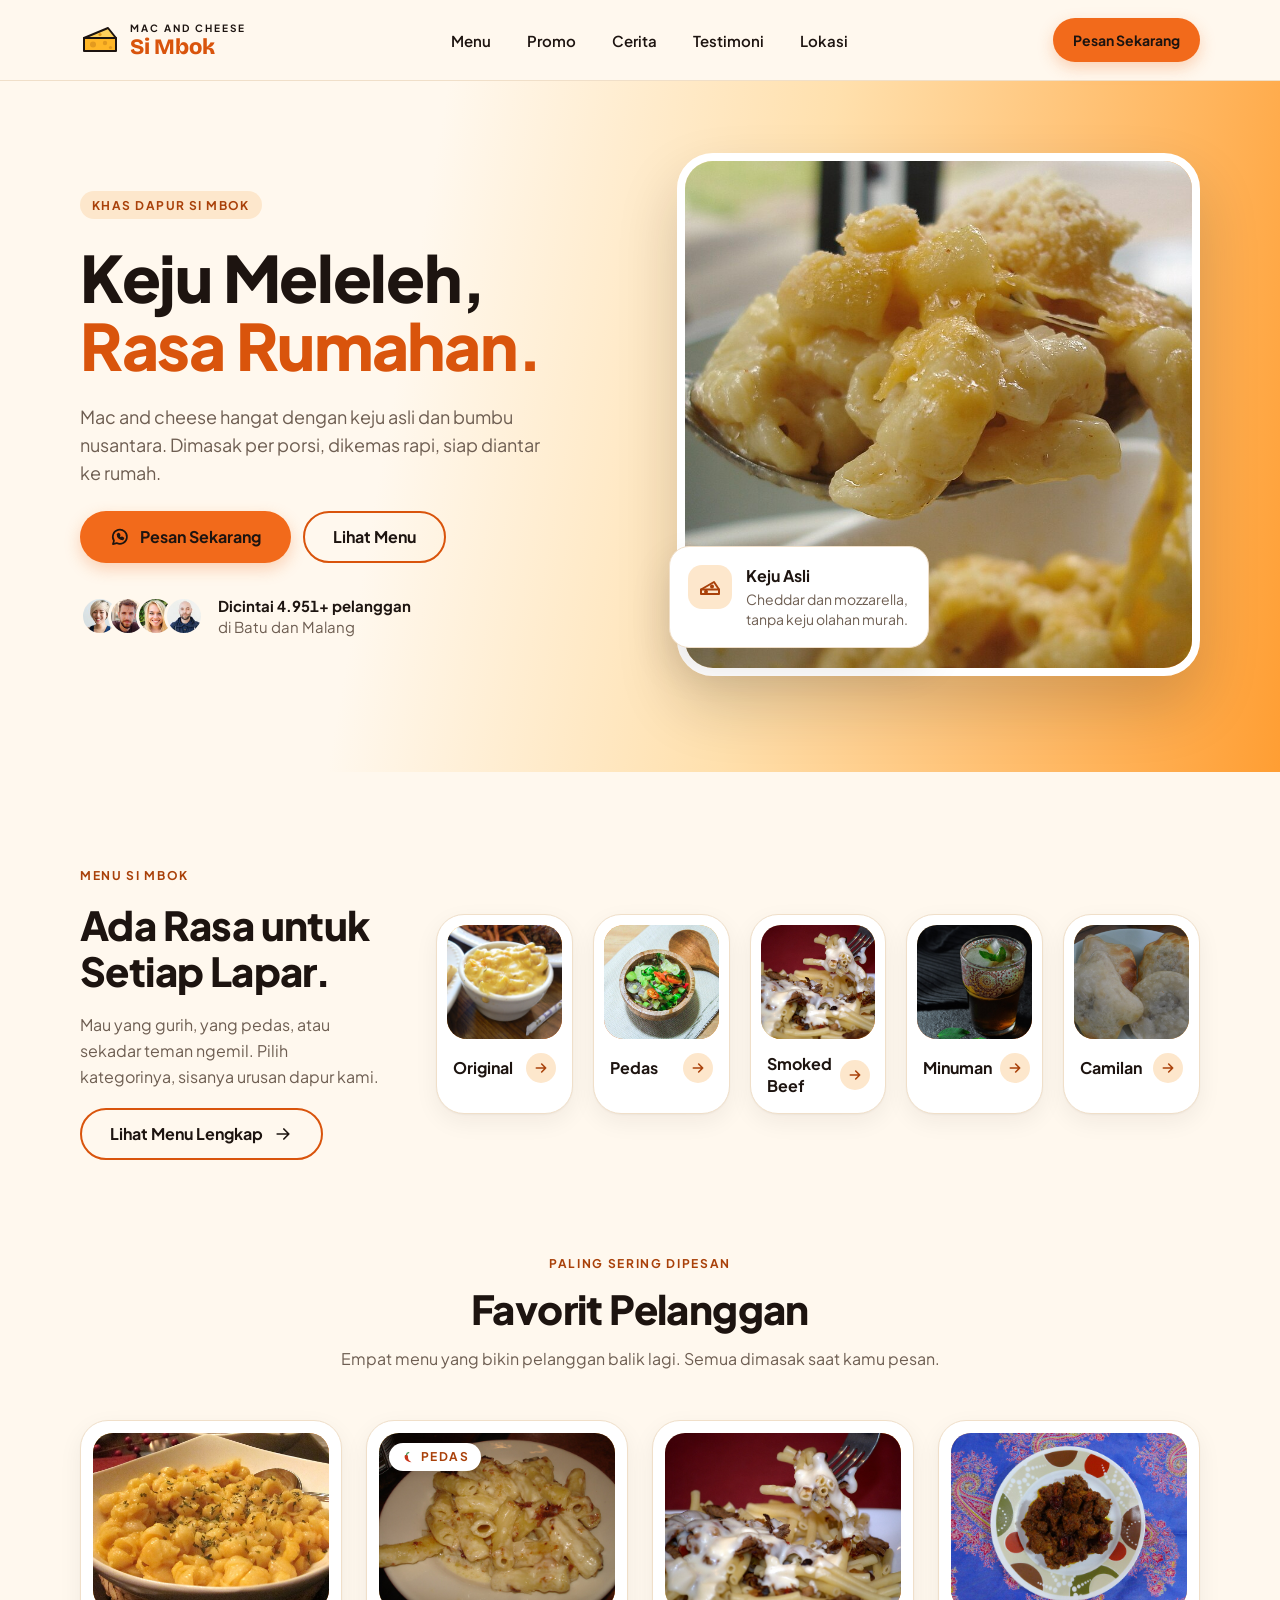
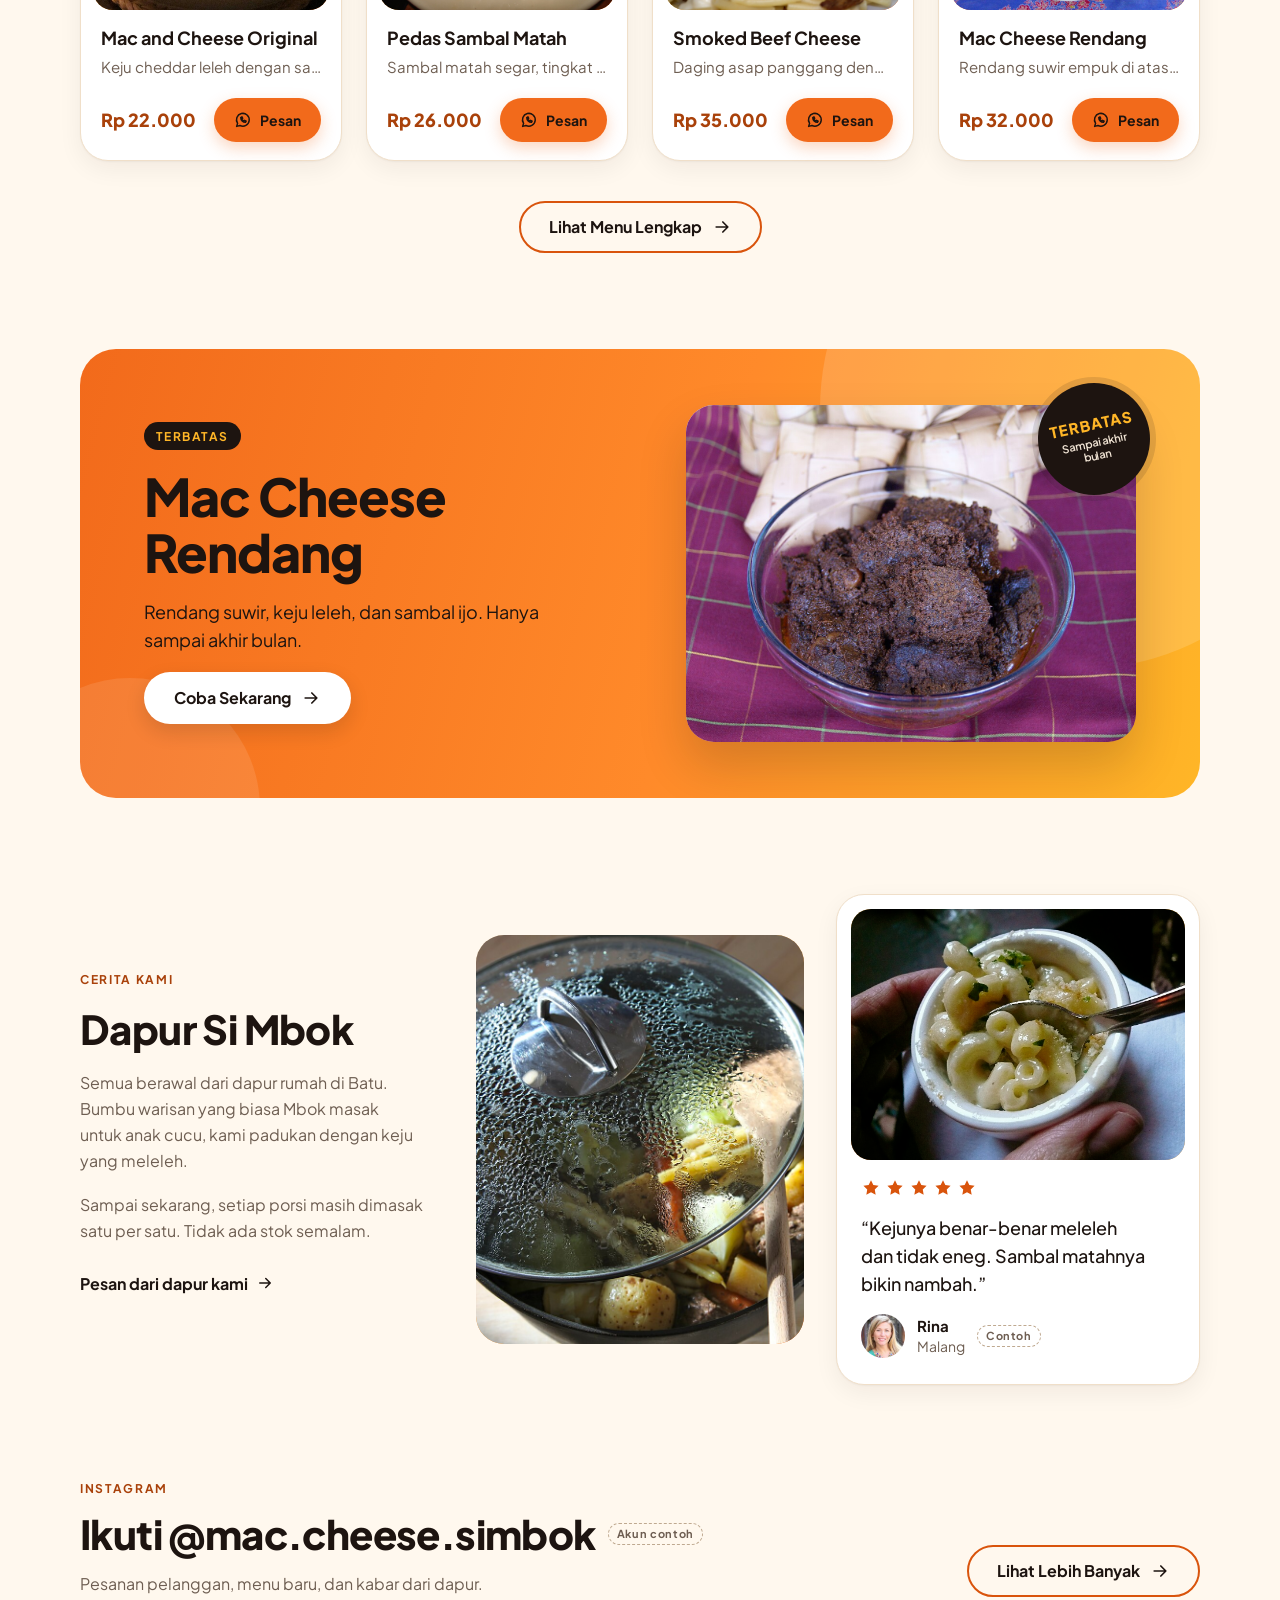
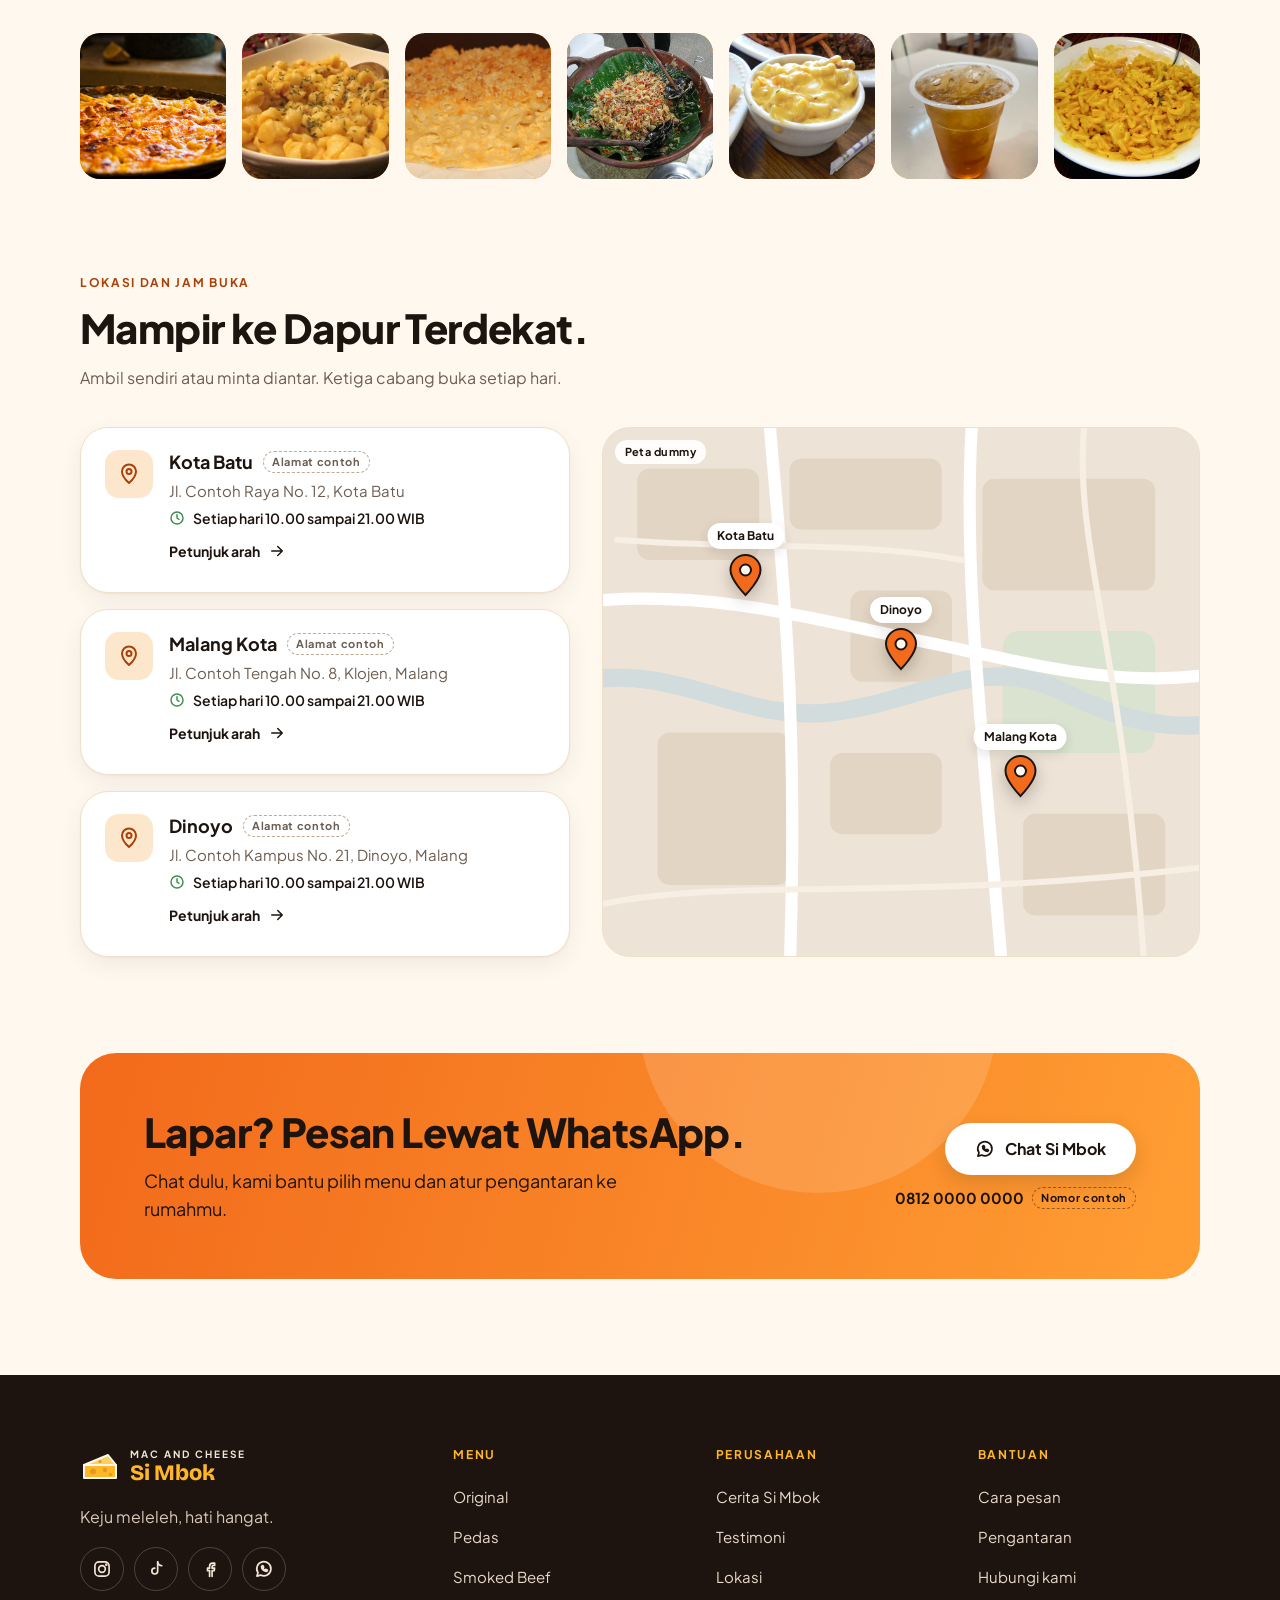
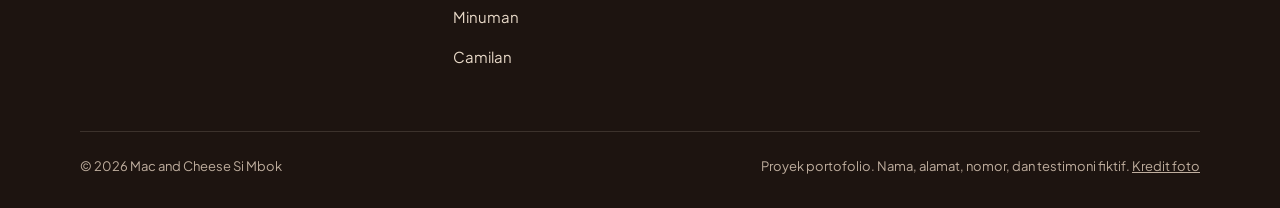
<file: index.html>
<!doctype html>
<html lang="id">
<head>
<meta charset="utf-8">
<meta name="viewport" content="width=device-width, initial-scale=1">
<title>Mac and Cheese Si Mbok</title>
<link rel="stylesheet" href="./simbok.css">
<link rel="stylesheet" href="https://fonts.googleapis.com/css2?family=Bricolage+Grotesque:opsz,wght@12..96,800&amp;family=Plus+Jakarta+Sans:wght@400;500;600;700;800&amp;display=swap">
<style>
body{margin:0}
.sm [id]{scroll-margin-top:88px}
</style>
<style>
.hero-photo{aspect-ratio:1/1;border-radius:36px;overflow:hidden;border:8px solid #fff;box-shadow:0 30px 60px rgba(29,20,16,.18)}
.hero-photo img{width:100%;height:100%;object-fit:cover;display:block}
.avatar{background-size:cover;background-position:center}
</style>
<script>document.documentElement.classList.add('js')</script>
<link rel="stylesheet" href="./motion.css">
<style>.nav-panel[hidden]{display:none !important}</style>
</head>
<body>
<div class="sm" data-name="Halaman/Landing">

<header class="nav" data-name="Navigasi">
  <div class="wrap nav-inner">
    <a class="brand" href="#atas" aria-label="Mac and Cheese Si Mbok, ke atas" data-name="Logo">
      <svg class="brand-mark" viewBox="0 0 40 40" aria-hidden="true">
        <path d="M4 18L28 8l8 10Z" fill="#FFD15C" stroke="#1D1410" stroke-width="2" stroke-linejoin="round"></path>
        <path d="M4 18h32v13H4Z" fill="#FFB627" stroke="#1D1410" stroke-width="2" stroke-linejoin="round"></path>
        <circle cx="13" cy="24.5" r="3" fill="#E39A1F"></circle>
        <circle cx="25" cy="23" r="2.2" fill="#E39A1F"></circle>
        <circle cx="30.5" cy="27.5" r="1.6" fill="#E39A1F"></circle>
        <circle cx="20" cy="14.5" r="1.6" fill="#E39A1F"></circle>
      </svg>
      <span class="brand-text"><span class="brand-kicker">MAC AND CHEESE</span><span class="brand-name">Si Mbok</span></span>
    </a>
    <nav class="nav-links" aria-label="Navigasi utama">
      <a href="#menu">Menu</a>
      <a href="#promo">Promo</a>
      <a href="#cerita">Cerita</a>
      <a href="#testimoni">Testimoni</a>
      <a href="#lokasi">Lokasi</a>
    </nav>
    <div class="nav-end">
      <a class="btn btn-primary btn-sm nav-cta" href="https://wa.me/6281200000000?text=Halo%20Si%20Mbok%2C%20saya%20mau%20pesan%20mac%20and%20cheese." target="_blank" rel="noopener" data-name="Tombol/Pesan Sekarang">Pesan Sekarang</a>
      <button class="nav-toggle" type="button" aria-label="Buka menu" aria-expanded="false" data-name="Tombol/Ikon Menu">
        <svg class="icon-open" viewBox="0 0 24 24" fill="none" stroke="currentColor" stroke-width="2" stroke-linecap="round" aria-hidden="true"><path d="M4 7h16M4 12h16M4 17h16"></path></svg>
        <svg class="icon-close" style="display:none" viewBox="0 0 24 24" fill="none" stroke="currentColor" stroke-width="2" stroke-linecap="round" aria-hidden="true"><path d="M6 6l12 12M18 6L6 18"></path></svg>
      </button>
    </div>
  </div>
  <nav hidden class="wrap nav-panel" aria-label="Navigasi HP" data-name="Navigasi/Panel HP">
      <a href="#menu">Menu</a>
      <a href="#promo">Promo</a>
      <a href="#cerita">Cerita</a>
      <a href="#testimoni">Testimoni</a>
      <a href="#lokasi">Lokasi</a>
    </nav>
</header>

<main id="atas">

<section class="hero" data-name="Hero">
  <div class="wrap hero-grid">
    <div class="hero-copy">
      <span class="badge">Khas Dapur Si Mbok</span>
      <h1 class="h1">Keju Meleleh, <span class="accent">Rasa Rumahan.</span></h1>
      <p class="body-lg">Mac and cheese hangat dengan keju asli dan bumbu nusantara. Dimasak per porsi, dikemas rapi, siap diantar ke rumah.</p>
      <div class="actions">
        <a class="btn btn-primary" href="https://wa.me/6281200000000?text=Halo%20Si%20Mbok%2C%20saya%20mau%20pesan%20mac%20and%20cheese." target="_blank" rel="noopener" data-name="Tombol/Pesan Sekarang">
          <svg viewBox="0 0 24 24" fill="none" stroke="currentColor" stroke-width="2" stroke-linecap="round" stroke-linejoin="round" aria-hidden="true"><path d="M3.5 20.5l1.3-4A8.5 8.5 0 1 1 8 19.3Z"></path><path d="M9 8.8c0 3.3 2.9 6.2 6.2 6.2l1-1.6-2-1-1 .9a4.6 4.6 0 0 1-2.5-2.5l.9-1-1-2Z"></path></svg>
          Pesan Sekarang
        </a>
        <a class="btn btn-outline" href="#favorit" data-name="Tombol/Lihat Menu">Lihat Menu</a>
      </div>
      <div class="proof" data-name="Bukti Sosial">
        <div class="avatars" aria-hidden="true">
          <span class="avatar av-1" data-name="Foto/Avatar 1" style="background-image:url(images/avatar-1.jpg)"></span>
          <span class="avatar av-2" data-name="Foto/Avatar 2" style="background-image:url(images/avatar-2.jpg)"></span>
          <span class="avatar av-3" data-name="Foto/Avatar 3" style="background-image:url(images/avatar-3.jpg)"></span>
          <span class="avatar av-4" data-name="Foto/Avatar 4" style="background-image:url(images/avatar-4.jpg)"></span>
        </div>
        <p class="proof-text"><strong>Dicintai 5.000+ pelanggan</strong><br>di Batu dan Malang</p>
      </div>
    </div>

    <div class="hero-art" data-name="Foto/Hero">
      <div class="hero-photo"><img src="images/hero.jpg" alt="Sendok penuh mac and cheese dengan keju yang meleleh" width="1000" height="667"></div>
      <div class="float-card" data-name="Kartu/Keju Asli">
        <span class="icon-tile" aria-hidden="true">
          <svg viewBox="0 0 24 24" fill="none" stroke="currentColor" stroke-width="2" stroke-linecap="round" stroke-linejoin="round"><path d="M3 14.5L16 7l5 7.5"></path><path d="M3 14.5h18V19H3Z"></path><circle cx="8" cy="16.8" r="1"></circle><circle cx="14" cy="11.6" r="1"></circle></svg>
        </span>
        <div>
          <h3>Keju Asli</h3>
          <p>Cheddar dan mozzarella, tanpa keju olahan murah.</p>
        </div>
      </div>
    </div>
  </div>
</section>

<section class="section" id="menu" data-name="Kategori Menu">
  <div class="wrap cat-grid">
    <div class="cat-intro">
      <span class="label">Menu Si Mbok</span>
      <h2 class="h2">Ada Rasa untuk Setiap Lapar.</h2>
      <p class="body">Mau yang gurih, yang pedas, atau sekadar teman ngemil. Pilih kategorinya, sisanya urusan dapur kami.</p>
      <a class="btn btn-outline" href="https://wa.me/6281200000000?text=Halo%20Si%20Mbok%2C%20boleh%20minta%20daftar%20menu%20lengkap%3F" target="_blank" rel="noopener" data-name="Tombol/Lihat Menu Lengkap">
        Lihat Menu Lengkap
        <svg viewBox="0 0 24 24" fill="none" stroke="currentColor" stroke-width="2" stroke-linecap="round" stroke-linejoin="round" aria-hidden="true"><path d="M5 12h14M13 6l6 6-6 6"></path></svg>
      </a>
    </div>
    <div class="cat-list" data-name="Daftar Kategori">
      <a class="card lift cat-card" href="#favorit" data-name="Kartu Kategori/Original">
        <div class="ph ph-1 r-1x1" role="img" aria-label="Foto dummy kategori Original" data-name="Foto/Kategori Original">
          <img src="images/kategori-original.jpg" alt="" loading="lazy">
        </div>
        <span class="cat-name">Original<span class="chip-arrow"><svg viewBox="0 0 24 24" fill="none" stroke="currentColor" stroke-width="2.4" stroke-linecap="round" stroke-linejoin="round" aria-hidden="true"><path d="M5 12h14M13 6l6 6-6 6"></path></svg></span></span>
      </a>
      <a class="card lift cat-card" href="#favorit" data-name="Kartu Kategori/Pedas">
        <div class="ph ph-5 r-1x1" role="img" aria-label="Foto dummy kategori Pedas" data-name="Foto/Kategori Pedas">
          <img src="images/kategori-pedas.jpg" alt="" loading="lazy">
        </div>
        <span class="cat-name">Pedas<span class="chip-arrow"><svg viewBox="0 0 24 24" fill="none" stroke="currentColor" stroke-width="2.4" stroke-linecap="round" stroke-linejoin="round" aria-hidden="true"><path d="M5 12h14M13 6l6 6-6 6"></path></svg></span></span>
      </a>
      <a class="card lift cat-card" href="#favorit" data-name="Kartu Kategori/Smoked Beef">
        <div class="ph ph-3 r-1x1" role="img" aria-label="Foto dummy kategori Smoked Beef" data-name="Foto/Kategori Smoked Beef">
          <img src="images/kategori-smoked-beef.jpg" alt="" loading="lazy">
        </div>
        <span class="cat-name">Smoked Beef<span class="chip-arrow"><svg viewBox="0 0 24 24" fill="none" stroke="currentColor" stroke-width="2.4" stroke-linecap="round" stroke-linejoin="round" aria-hidden="true"><path d="M5 12h14M13 6l6 6-6 6"></path></svg></span></span>
      </a>
      <a class="card lift cat-card" href="#favorit" data-name="Kartu Kategori/Minuman">
        <div class="ph ph-6 r-1x1" role="img" aria-label="Foto dummy kategori Minuman" data-name="Foto/Kategori Minuman">
          <img src="images/kategori-minuman.jpg" alt="" loading="lazy">
        </div>
        <span class="cat-name">Minuman<span class="chip-arrow"><svg viewBox="0 0 24 24" fill="none" stroke="currentColor" stroke-width="2.4" stroke-linecap="round" stroke-linejoin="round" aria-hidden="true"><path d="M5 12h14M13 6l6 6-6 6"></path></svg></span></span>
      </a>
      <a class="card lift cat-card" href="#favorit" data-name="Kartu Kategori/Camilan">
        <div class="ph ph-4 r-1x1" role="img" aria-label="Foto dummy kategori Camilan" data-name="Foto/Kategori Camilan">
          <img src="images/kategori-camilan.jpg" alt="" loading="lazy">
        </div>
        <span class="cat-name">Camilan<span class="chip-arrow"><svg viewBox="0 0 24 24" fill="none" stroke="currentColor" stroke-width="2.4" stroke-linecap="round" stroke-linejoin="round" aria-hidden="true"><path d="M5 12h14M13 6l6 6-6 6"></path></svg></span></span>
      </a>
    </div>
  </div>
</section>

<section class="section" id="favorit" style="padding-top: 0px" data-name="Favorit Pelanggan">
  <div class="wrap">
    <div class="sec-head">
      <span class="label">Paling sering dipesan</span>
      <h2 class="h2">Favorit Pelanggan</h2>
      <p class="body">Empat menu yang bikin pelanggan balik lagi. Semua dimasak saat kamu pesan.</p>
    </div>
    <div class="menu-grid">
      
        <article class="card lift menu-card" data-name="Kartu Menu/Mac and Cheese Original">
          <div class="menu-media">
            <div class="ph r-4x3 ph-1" role="img" aria-label="Foto dummy Mac and Cheese Original" data-name="Foto/Menu 1">
              <img src="images/menu-original.jpg" alt="" loading="lazy">
            </div>
            <div class="menu-badges">
              
              
            </div>
          </div>
          <div class="menu-body">
            <h3 class="menu-name">Mac and Cheese Original</h3>
            <p class="menu-desc">Keju cheddar leleh dengan saus putih lembut.</p>
            <div class="menu-foot">
              <span class="price">Rp 22.000</span>
              
                <a class="btn btn-primary btn-sm" href="https://wa.me/6281200000000?text=Halo%20Si%20Mbok%2C%20saya%20mau%20pesan%20Mac%20and%20Cheese%20Original%201%20porsi.%20Bisa%20dibantu%3F" target="_blank" rel="noopener" aria-label="Pesan Mac and Cheese Original lewat WhatsApp" data-name="Tombol/Pesan Kecil">
                  <svg viewBox="0 0 24 24" fill="none" stroke="currentColor" stroke-width="2" stroke-linecap="round" stroke-linejoin="round" aria-hidden="true"><path d="M3.5 20.5l1.3-4A8.5 8.5 0 1 1 8 19.3Z"></path><path d="M9 8.8c0 3.3 2.9 6.2 6.2 6.2l1-1.6-2-1-1 .9a4.6 4.6 0 0 1-2.5-2.5l.9-1-1-2Z"></path></svg>
                  Pesan
                </a>
              
              
            </div>
          </div>
        </article>
      
        <article class="card lift menu-card" data-name="Kartu Menu/Pedas Sambal Matah">
          <div class="menu-media">
            <div class="ph r-4x3 ph-2" role="img" aria-label="Foto dummy Pedas Sambal Matah" data-name="Foto/Menu 2">
              <img src="images/menu-sambal-matah.jpg" alt="" loading="lazy">
            </div>
            <div class="menu-badges">
              
                <span class="badge badge-white" data-name="Lencana/Pedas">
                  <svg class="chili" viewBox="0 0 24 24" aria-hidden="true"><path fill="currentColor" d="M6.5 9.5c-1.5 5.5 2.5 11 11.5 11.5-4.8-2.5-6.2-6.6-6-9.6.1-1.6-1-3-2.7-3.1-1.2-.1-2.4.4-2.8 1.2Z"></path><path d="M9.5 8.3c.2-2.2 1.6-3.6 3.8-3.8" fill="none" stroke="#3E8E4F" stroke-width="2" stroke-linecap="round"></path></svg>
                  Pedas
                </span>
              
              
            </div>
          </div>
          <div class="menu-body">
            <h3 class="menu-name">Pedas Sambal Matah</h3>
            <p class="menu-desc">Sambal matah segar, tingkat pedas bisa dipilih.</p>
            <div class="menu-foot">
              <span class="price">Rp 26.000</span>
              
                <a class="btn btn-primary btn-sm" href="https://wa.me/6281200000000?text=Halo%20Si%20Mbok%2C%20saya%20mau%20pesan%20Pedas%20Sambal%20Matah%201%20porsi.%20Bisa%20dibantu%3F" target="_blank" rel="noopener" aria-label="Pesan Pedas Sambal Matah lewat WhatsApp" data-name="Tombol/Pesan Kecil">
                  <svg viewBox="0 0 24 24" fill="none" stroke="currentColor" stroke-width="2" stroke-linecap="round" stroke-linejoin="round" aria-hidden="true"><path d="M3.5 20.5l1.3-4A8.5 8.5 0 1 1 8 19.3Z"></path><path d="M9 8.8c0 3.3 2.9 6.2 6.2 6.2l1-1.6-2-1-1 .9a4.6 4.6 0 0 1-2.5-2.5l.9-1-1-2Z"></path></svg>
                  Pesan
                </a>
              
              
            </div>
          </div>
        </article>
      
        <article class="card lift menu-card" data-name="Kartu Menu/Smoked Beef Cheese">
          <div class="menu-media">
            <div class="ph r-4x3 ph-3" role="img" aria-label="Foto dummy Smoked Beef Cheese" data-name="Foto/Menu 3">
              <img src="images/menu-smoked-beef.jpg" alt="" loading="lazy">
            </div>
            <div class="menu-badges">
              
              
            </div>
          </div>
          <div class="menu-body">
            <h3 class="menu-name">Smoked Beef Cheese</h3>
            <p class="menu-desc">Daging asap panggang dengan keju tebal.</p>
            <div class="menu-foot">
              <span class="price">Rp 35.000</span>
              
                <a class="btn btn-primary btn-sm" href="https://wa.me/6281200000000?text=Halo%20Si%20Mbok%2C%20saya%20mau%20pesan%20Smoked%20Beef%20Cheese%201%20porsi.%20Bisa%20dibantu%3F" target="_blank" rel="noopener" aria-label="Pesan Smoked Beef Cheese lewat WhatsApp" data-name="Tombol/Pesan Kecil">
                  <svg viewBox="0 0 24 24" fill="none" stroke="currentColor" stroke-width="2" stroke-linecap="round" stroke-linejoin="round" aria-hidden="true"><path d="M3.5 20.5l1.3-4A8.5 8.5 0 1 1 8 19.3Z"></path><path d="M9 8.8c0 3.3 2.9 6.2 6.2 6.2l1-1.6-2-1-1 .9a4.6 4.6 0 0 1-2.5-2.5l.9-1-1-2Z"></path></svg>
                  Pesan
                </a>
              
              
            </div>
          </div>
        </article>
      
        <article class="card lift menu-card" data-name="Kartu Menu/Mac Cheese Rendang">
          <div class="menu-media">
            <div class="ph r-4x3 ph-5" role="img" aria-label="Foto dummy Mac Cheese Rendang" data-name="Foto/Menu 4">
              <img src="images/menu-rendang.jpg" alt="" loading="lazy">
            </div>
            <div class="menu-badges">
              
              
            </div>
          </div>
          <div class="menu-body">
            <h3 class="menu-name">Mac Cheese Rendang</h3>
            <p class="menu-desc">Rendang suwir empuk di atas keju meleleh.</p>
            <div class="menu-foot">
              <span class="price">Rp 32.000</span>
              
                <a class="btn btn-primary btn-sm" href="https://wa.me/6281200000000?text=Halo%20Si%20Mbok%2C%20saya%20mau%20pesan%20Mac%20Cheese%20Rendang%201%20porsi.%20Bisa%20dibantu%3F" target="_blank" rel="noopener" aria-label="Pesan Mac Cheese Rendang lewat WhatsApp" data-name="Tombol/Pesan Kecil">
                  <svg viewBox="0 0 24 24" fill="none" stroke="currentColor" stroke-width="2" stroke-linecap="round" stroke-linejoin="round" aria-hidden="true"><path d="M3.5 20.5l1.3-4A8.5 8.5 0 1 1 8 19.3Z"></path><path d="M9 8.8c0 3.3 2.9 6.2 6.2 6.2l1-1.6-2-1-1 .9a4.6 4.6 0 0 1-2.5-2.5l.9-1-1-2Z"></path></svg>
                  Pesan
                </a>
              
              
            </div>
          </div>
        </article>
      
    </div>
    <div class="center-row">
      <a class="btn btn-outline" href="https://wa.me/6281200000000?text=Halo%20Si%20Mbok%2C%20boleh%20minta%20daftar%20menu%20lengkap%3F" target="_blank" rel="noopener" data-name="Tombol/Lihat Menu Lengkap">
        Lihat Menu Lengkap
        <svg viewBox="0 0 24 24" fill="none" stroke="currentColor" stroke-width="2" stroke-linecap="round" stroke-linejoin="round" aria-hidden="true"><path d="M5 12h14M13 6l6 6-6 6"></path></svg>
      </a>
    </div>
  </div>
</section>

<section class="section" id="promo" style="padding-top: 0px" data-name="Promo">
  <div class="wrap">
    <div class="promo" data-name="Banner Promo">
      <div class="promo-copy">
        <span class="badge badge-ink">Terbatas</span>
        <h2 class="promo-title">Mac Cheese Rendang</h2>
        <p>Rendang suwir, keju leleh, dan sambal ijo. Hanya sampai akhir bulan.</p>
        <a class="btn btn-light" href="https://wa.me/6281200000000?text=Halo%20Si%20Mbok%2C%20saya%20mau%20coba%20Mac%20Cheese%20Rendang%201%20porsi." target="_blank" rel="noopener" data-name="Tombol/Coba Sekarang">
          Coba Sekarang
          <svg viewBox="0 0 24 24" fill="none" stroke="currentColor" stroke-width="2" stroke-linecap="round" stroke-linejoin="round" aria-hidden="true"><path d="M5 12h14M13 6l6 6-6 6"></path></svg>
        </a>
      </div>
      <div class="promo-art">
        <div class="ph ph-soft r-4x3" role="img" aria-label="Foto dummy Mac Cheese Rendang" data-name="Foto/Promo">
          <img src="images/promo-rendang.jpg" alt="" loading="lazy">
        </div>
        <div class="seal" data-name="Lencana/Terbatas Bulat"><strong>Terbatas</strong><span>Sampai akhir<br>bulan</span></div>
      </div>
    </div>
  </div>
</section>

<section class="section" id="cerita" style="padding-top: 0px" data-name="Cerita dan Testimoni">
  <div class="wrap story-grid">
    <div class="story-copy">
      <span class="label">Cerita kami</span>
      <h2 class="h2">Dapur Si Mbok</h2>
      <p class="body">Semua berawal dari dapur rumah di Batu. Bumbu warisan yang biasa Mbok masak untuk anak cucu, kami padukan dengan keju yang meleleh.</p>
      <p class="body">Sampai sekarang, setiap porsi masih dimasak satu per satu. Tidak ada stok semalam.</p>
      <a class="text-link" href="https://wa.me/6281200000000?text=Halo%20Si%20Mbok%2C%20saya%20mau%20pesan%20mac%20and%20cheese." target="_blank" rel="noopener">
        Pesan dari dapur kami
        <svg viewBox="0 0 24 24" fill="none" stroke="currentColor" stroke-width="2" stroke-linecap="round" stroke-linejoin="round" aria-hidden="true"><path d="M5 12h14M13 6l6 6-6 6"></path></svg>
      </a>
    </div>
    <div class="story-photo">
      <div class="ph ph-7 r-4x5" role="img" aria-label="Foto dummy suasana dapur Si Mbok" data-name="Foto/Dapur">
        <img src="images/dapur.jpg" alt="" loading="lazy">
      </div>
    </div>
    <figure class="card lift testi" id="testimoni" data-name="Kartu Testimoni">
      <div class="ph ph-4 r-4x3" role="img" aria-label="Foto dummy pelanggan" data-name="Foto/Pelanggan 1">
        <img src="images/pelanggan.jpg" alt="" loading="lazy">
      </div>
      <div class="testi-body">
        <div class="stars" role="img" aria-label="Rating 5 dari 5">
          <svg viewBox="0 0 24 24" aria-hidden="true"><path fill="currentColor" d="M12 2.8l2.8 5.7 6.3.9-4.6 4.4 1.1 6.3L12 17.1l-5.6 3 1.1-6.3L2.9 9.4l6.3-.9Z"></path></svg>
          <svg viewBox="0 0 24 24" aria-hidden="true"><path fill="currentColor" d="M12 2.8l2.8 5.7 6.3.9-4.6 4.4 1.1 6.3L12 17.1l-5.6 3 1.1-6.3L2.9 9.4l6.3-.9Z"></path></svg>
          <svg viewBox="0 0 24 24" aria-hidden="true"><path fill="currentColor" d="M12 2.8l2.8 5.7 6.3.9-4.6 4.4 1.1 6.3L12 17.1l-5.6 3 1.1-6.3L2.9 9.4l6.3-.9Z"></path></svg>
          <svg viewBox="0 0 24 24" aria-hidden="true"><path fill="currentColor" d="M12 2.8l2.8 5.7 6.3.9-4.6 4.4 1.1 6.3L12 17.1l-5.6 3 1.1-6.3L2.9 9.4l6.3-.9Z"></path></svg>
          <svg viewBox="0 0 24 24" aria-hidden="true"><path fill="currentColor" d="M12 2.8l2.8 5.7 6.3.9-4.6 4.4 1.1 6.3L12 17.1l-5.6 3 1.1-6.3L2.9 9.4l6.3-.9Z"></path></svg>
        </div>
        <blockquote class="quote">“Kejunya benar-benar meleleh dan tidak eneg. Sambal matahnya bikin nambah.”</blockquote>
        <figcaption class="person">
          <span class="avatar av-2" aria-hidden="true" data-name="Foto/Avatar Rina" style="background-image:url(images/avatar-5.jpg)"></span>
          <span class="stack"><span class="person-name">Rina</span><span class="person-city">Malang</span></span>
          <span class="badge badge-note">Contoh</span>
        </figcaption>
      </div>
    </figure>
  </div>
</section>

<section class="section" id="galeri" style="padding-top: 0px" data-name="Galeri Instagram">
  <div class="wrap">
    <div class="gal-head">
      <div class="gal-title">
        <span class="label">Instagram</span>
        <div class="gal-title-row">
          <h2 class="h2">Ikuti @mac.cheese.simbok</h2>
          <span class="badge badge-note">Akun contoh</span>
        </div>
        <p class="body">Pesanan pelanggan, menu baru, dan kabar dari dapur.</p>
      </div>
      <a class="btn btn-outline" href="#galeri" data-name="Tombol/Lihat Lebih Banyak">
        Lihat Lebih Banyak
        <svg viewBox="0 0 24 24" fill="none" stroke="currentColor" stroke-width="2" stroke-linecap="round" stroke-linejoin="round" aria-hidden="true"><path d="M5 12h14M13 6l6 6-6 6"></path></svg>
      </a>
    </div>
    <div class="gal-grid">
      <a class="gal-item" href="#galeri" aria-label="Postingan Instagram 1, foto dummy"><div class="ph ph-1 r-1x1" data-name="Foto/Instagram 1"><img src="images/ig-1.jpg" alt="" loading="lazy"></div></a>
      <a class="gal-item" href="#galeri" aria-label="Postingan Instagram 2, foto dummy"><div class="ph ph-6 r-1x1" data-name="Foto/Instagram 2"><img src="images/ig-2.jpg" alt="" loading="lazy"></div></a>
      <a class="gal-item" href="#galeri" aria-label="Postingan Instagram 3, foto dummy"><div class="ph ph-3 r-1x1" data-name="Foto/Instagram 3"><img src="images/ig-3.jpg" alt="" loading="lazy"></div></a>
      <a class="gal-item" href="#galeri" aria-label="Postingan Instagram 4, foto dummy"><div class="ph ph-5 r-1x1" data-name="Foto/Instagram 4"><img src="images/ig-4.jpg" alt="" loading="lazy"></div></a>
      <a class="gal-item" href="#galeri" aria-label="Postingan Instagram 5, foto dummy"><div class="ph ph-2 r-1x1" data-name="Foto/Instagram 5"><img src="images/ig-5.jpg" alt="" loading="lazy"></div></a>
      <a class="gal-item" href="#galeri" aria-label="Postingan Instagram 6, foto dummy"><div class="ph ph-7 r-1x1" data-name="Foto/Instagram 6"><img src="images/ig-6.jpg" alt="" loading="lazy"></div></a>
      <a class="gal-item" href="#galeri" aria-label="Postingan Instagram 7, foto dummy"><div class="ph ph-4 r-1x1" data-name="Foto/Instagram 7"><img src="images/ig-7.jpg" alt="" loading="lazy"></div></a>
    </div>
  </div>
</section>

<section class="section" id="lokasi" style="padding-top: 0px" data-name="Lokasi dan Jam Buka">
  <div class="wrap">
    <div class="gal-title" style="margin-bottom: 36px">
      <span class="label">Lokasi dan jam buka</span>
      <h2 class="h2">Mampir ke Dapur Terdekat.</h2>
      <p class="body">Ambil sendiri atau minta diantar. Ketiga cabang buka setiap hari.</p>
    </div>
    <div class="loc-grid">
      <div class="branch-list">
        <article class="card lift branch" data-name="Kartu Cabang/Kota Batu">
          <span class="icon-tile" aria-hidden="true"><svg viewBox="0 0 24 24" fill="none" stroke="currentColor" stroke-width="2" stroke-linecap="round" stroke-linejoin="round"><path d="M12 21s-7-6.2-7-11.5a7 7 0 0 1 14 0C19 14.8 12 21 12 21Z"></path><circle cx="12" cy="9.5" r="2.5"></circle></svg></span>
          <div class="branch-body">
            <div class="branch-title"><h3>Kota Batu</h3><span class="badge badge-note">Alamat contoh</span></div>
            <p class="body-sm">Jl. Contoh Raya No. 12, Kota Batu</p>
            <span class="hours"><svg viewBox="0 0 24 24" fill="none" stroke="currentColor" stroke-width="2.2" stroke-linecap="round" stroke-linejoin="round" aria-hidden="true"><circle cx="12" cy="12" r="9"></circle><path d="M12 7v5l3 2"></path></svg>Setiap hari 10.00 sampai 21.00 WIB</span>
            <a class="text-link" href="https://www.google.com/maps/search/?api=1&amp;query=Kota+Batu" target="_blank" rel="noopener">Petunjuk arah<svg viewBox="0 0 24 24" fill="none" stroke="currentColor" stroke-width="2" stroke-linecap="round" stroke-linejoin="round" aria-hidden="true"><path d="M5 12h14M13 6l6 6-6 6"></path></svg></a>
          </div>
        </article>
        <article class="card lift branch" data-name="Kartu Cabang/Malang Kota">
          <span class="icon-tile" aria-hidden="true"><svg viewBox="0 0 24 24" fill="none" stroke="currentColor" stroke-width="2" stroke-linecap="round" stroke-linejoin="round"><path d="M12 21s-7-6.2-7-11.5a7 7 0 0 1 14 0C19 14.8 12 21 12 21Z"></path><circle cx="12" cy="9.5" r="2.5"></circle></svg></span>
          <div class="branch-body">
            <div class="branch-title"><h3>Malang Kota</h3><span class="badge badge-note">Alamat contoh</span></div>
            <p class="body-sm">Jl. Contoh Tengah No. 8, Klojen, Malang</p>
            <span class="hours"><svg viewBox="0 0 24 24" fill="none" stroke="currentColor" stroke-width="2.2" stroke-linecap="round" stroke-linejoin="round" aria-hidden="true"><circle cx="12" cy="12" r="9"></circle><path d="M12 7v5l3 2"></path></svg>Setiap hari 10.00 sampai 21.00 WIB</span>
            <a class="text-link" href="https://www.google.com/maps/search/?api=1&amp;query=Klojen+Malang" target="_blank" rel="noopener">Petunjuk arah<svg viewBox="0 0 24 24" fill="none" stroke="currentColor" stroke-width="2" stroke-linecap="round" stroke-linejoin="round" aria-hidden="true"><path d="M5 12h14M13 6l6 6-6 6"></path></svg></a>
          </div>
        </article>
        <article class="card lift branch" data-name="Kartu Cabang/Dinoyo">
          <span class="icon-tile" aria-hidden="true"><svg viewBox="0 0 24 24" fill="none" stroke="currentColor" stroke-width="2" stroke-linecap="round" stroke-linejoin="round"><path d="M12 21s-7-6.2-7-11.5a7 7 0 0 1 14 0C19 14.8 12 21 12 21Z"></path><circle cx="12" cy="9.5" r="2.5"></circle></svg></span>
          <div class="branch-body">
            <div class="branch-title"><h3>Dinoyo</h3><span class="badge badge-note">Alamat contoh</span></div>
            <p class="body-sm">Jl. Contoh Kampus No. 21, Dinoyo, Malang</p>
            <span class="hours"><svg viewBox="0 0 24 24" fill="none" stroke="currentColor" stroke-width="2.2" stroke-linecap="round" stroke-linejoin="round" aria-hidden="true"><circle cx="12" cy="12" r="9"></circle><path d="M12 7v5l3 2"></path></svg>Setiap hari 10.00 sampai 21.00 WIB</span>
            <a class="text-link" href="https://www.google.com/maps/search/?api=1&amp;query=Dinoyo+Malang" target="_blank" rel="noopener">Petunjuk arah<svg viewBox="0 0 24 24" fill="none" stroke="currentColor" stroke-width="2" stroke-linecap="round" stroke-linejoin="round" aria-hidden="true"><path d="M5 12h14M13 6l6 6-6 6"></path></svg></a>
          </div>
        </article>
      </div>
      <div class="map" role="img" aria-label="Peta dummy dengan tiga cabang: Kota Batu, Dinoyo, dan Malang Kota" data-name="Foto/Peta">
        <svg viewBox="0 0 600 520" preserveAspectRatio="xMidYMid slice" aria-hidden="true">
          <rect width="600" height="520" fill="#EDE3D6"></rect>
          <g fill="#E3D5C3">
            <rect x="40" y="40" width="120" height="90" rx="12"></rect>
            <rect x="190" y="30" width="150" height="70" rx="12"></rect>
            <rect x="380" y="50" width="170" height="110" rx="12"></rect>
            <rect x="60" y="300" width="130" height="150" rx="12"></rect>
            <rect x="230" y="320" width="110" height="80" rx="12"></rect>
            <rect x="420" y="380" width="140" height="100" rx="12"></rect>
            <rect x="250" y="160" width="100" height="90" rx="12"></rect>
          </g>
          <rect x="400" y="200" width="150" height="120" rx="16" fill="#D9E3CF"></rect>
          <path d="M-20 250C80 230 140 290 230 280S380 220 460 260 600 300 640 280" fill="none" stroke="#D3DCDC" stroke-width="18" stroke-linecap="round"></path>
          <g fill="none" stroke="#FFFFFF" stroke-width="12" stroke-linecap="round">
            <path d="M0 170C120 160 220 190 320 210S520 260 620 240"></path>
            <path d="M170 -10C180 120 200 260 190 540"></path>
            <path d="M370 -10C360 140 380 300 400 540"></path>
          </g>
          <g fill="none" stroke="#F7EFE4" stroke-width="6" stroke-linecap="round">
            <path d="M0 470C140 440 300 470 620 430"></path>
            <path d="M20 110C140 120 250 110 360 130"></path>
            <path d="M480 0C470 120 520 220 540 540"></path>
          </g>
        </svg>
        <span class="ph-tag">Peta dummy</span>
        <div class="pin" style="left: 24%; top: 32%" data-name="Peta/Penanda Batu">
          <svg viewBox="0 0 36 44" aria-hidden="true"><path d="M18 42S3 27 3 17a15 15 0 0 1 30 0c0 10-15 25-15 25Z" fill="#F26A1B" stroke="#1D1410" stroke-width="2"></path><circle cx="18" cy="17" r="5.5" fill="#FFF8EE" stroke="#1D1410" stroke-width="2"></circle></svg>
          <span>Kota Batu</span>
        </div>
        <div class="pin" style="left: 50%; top: 46%" data-name="Peta/Penanda Dinoyo">
          <svg viewBox="0 0 36 44" aria-hidden="true"><path d="M18 42S3 27 3 17a15 15 0 0 1 30 0c0 10-15 25-15 25Z" fill="#F26A1B" stroke="#1D1410" stroke-width="2"></path><circle cx="18" cy="17" r="5.5" fill="#FFF8EE" stroke="#1D1410" stroke-width="2"></circle></svg>
          <span>Dinoyo</span>
        </div>
        <div class="pin" style="left: 70%; top: 70%" data-name="Peta/Penanda Malang Kota">
          <svg viewBox="0 0 36 44" aria-hidden="true"><path d="M18 42S3 27 3 17a15 15 0 0 1 30 0c0 10-15 25-15 25Z" fill="#F26A1B" stroke="#1D1410" stroke-width="2"></path><circle cx="18" cy="17" r="5.5" fill="#FFF8EE" stroke="#1D1410" stroke-width="2"></circle></svg>
          <span>Malang Kota</span>
        </div>
      </div>
    </div>
  </div>
</section>

<section class="section" style="padding-top: 0px" data-name="Ajakan Pesan">
  <div class="wrap">
    <div class="cta" data-name="Banner WhatsApp">
      <div class="cta-copy">
        <h2 class="h2">Lapar? Pesan Lewat WhatsApp.</h2>
        <p>Chat dulu, kami bantu pilih menu dan atur pengantaran ke rumahmu.</p>
      </div>
      <div class="cta-actions">
        <a class="btn btn-light" href="https://wa.me/6281200000000?text=Halo%20Si%20Mbok%2C%20saya%20mau%20pesan%20mac%20and%20cheese." target="_blank" rel="noopener" data-name="Tombol/Chat Si Mbok">
          <svg viewBox="0 0 24 24" fill="none" stroke="currentColor" stroke-width="2" stroke-linecap="round" stroke-linejoin="round" aria-hidden="true"><path d="M3.5 20.5l1.3-4A8.5 8.5 0 1 1 8 19.3Z"></path><path d="M9 8.8c0 3.3 2.9 6.2 6.2 6.2l1-1.6-2-1-1 .9a4.6 4.6 0 0 1-2.5-2.5l.9-1-1-2Z"></path></svg>
          Chat Si Mbok
        </a>
        <span class="cta-number">0812 0000 0000 <span class="badge badge-note">Nomor contoh</span></span>
      </div>
    </div>
  </div>
</section>

</main>

<footer class="footer" data-name="Footer">
  <div class="wrap">
    <div class="foot-grid">
      <div class="foot-brand">
        <a class="brand" href="#atas" aria-label="Mac and Cheese Si Mbok, ke atas" data-name="Logo/Gelap">
          <svg class="brand-mark" viewBox="0 0 40 40" aria-hidden="true">
            <path d="M4 18L28 8l8 10Z" fill="#FFD15C" stroke="#FFF8EE" stroke-width="2" stroke-linejoin="round"></path>
            <path d="M4 18h32v13H4Z" fill="#FFB627" stroke="#FFF8EE" stroke-width="2" stroke-linejoin="round"></path>
            <circle cx="13" cy="24.5" r="3" fill="#E39A1F"></circle>
            <circle cx="25" cy="23" r="2.2" fill="#E39A1F"></circle>
            <circle cx="30.5" cy="27.5" r="1.6" fill="#E39A1F"></circle>
            <circle cx="20" cy="14.5" r="1.6" fill="#E39A1F"></circle>
          </svg>
          <span class="brand-text"><span class="brand-kicker">MAC AND CHEESE</span><span class="brand-name">Si Mbok</span></span>
        </a>
        <p>Keju meleleh, hati hangat.</p>
        <div class="socials">
          <a class="social" href="#galeri" aria-label="Instagram"><svg viewBox="0 0 24 24" fill="none" stroke="currentColor" stroke-width="2" stroke-linecap="round" stroke-linejoin="round" aria-hidden="true"><rect x="3.5" y="3.5" width="17" height="17" rx="5"></rect><circle cx="12" cy="12" r="4"></circle><circle cx="17.2" cy="6.8" r=".6" fill="currentColor"></circle></svg></a>
          <a class="social" href="#atas" aria-label="TikTok"><svg viewBox="0 0 24 24" fill="none" stroke="currentColor" stroke-width="2" stroke-linecap="round" stroke-linejoin="round" aria-hidden="true"><path d="M14 3.5v11a3.5 3.5 0 1 1-3.5-3.5"></path><path d="M14 3.5c.4 2.6 2.4 4.4 5 4.6"></path></svg></a>
          <a class="social" href="#atas" aria-label="Facebook"><svg viewBox="0 0 24 24" fill="none" stroke="currentColor" stroke-width="2" stroke-linecap="round" stroke-linejoin="round" aria-hidden="true"><path d="M14.5 21v-7h2.6l.4-3h-3V9.2c0-.9.3-1.5 1.6-1.5h1.5V5a19 19 0 0 0-2.3-.1c-2.3 0-3.8 1.4-3.8 3.9V11H9v3h2.5v7"></path></svg></a>
          <a class="social" href="https://wa.me/6281200000000?text=Halo%20Si%20Mbok%2C%20saya%20mau%20pesan%20mac%20and%20cheese." target="_blank" rel="noopener" aria-label="WhatsApp"><svg viewBox="0 0 24 24" fill="none" stroke="currentColor" stroke-width="2" stroke-linecap="round" stroke-linejoin="round" aria-hidden="true"><path d="M3.5 20.5l1.3-4A8.5 8.5 0 1 1 8 19.3Z"></path><path d="M9 8.8c0 3.3 2.9 6.2 6.2 6.2l1-1.6-2-1-1 .9a4.6 4.6 0 0 1-2.5-2.5l.9-1-1-2Z"></path></svg></a>
        </div>
      </div>
      <nav class="foot-col" aria-label="Menu">
        <h3>Menu</h3>
        <ul>
          <li><a href="#menu">Original</a></li>
          <li><a href="#menu">Pedas</a></li>
          <li><a href="#menu">Smoked Beef</a></li>
          <li><a href="#menu">Minuman</a></li>
          <li><a href="#menu">Camilan</a></li>
        </ul>
      </nav>
      <nav class="foot-col" aria-label="Perusahaan">
        <h3>Perusahaan</h3>
        <ul>
          <li><a href="#cerita">Cerita Si Mbok</a></li>
          <li><a href="#testimoni">Testimoni</a></li>
          <li><a href="#lokasi">Lokasi</a></li>
        </ul>
      </nav>
      <nav class="foot-col" aria-label="Bantuan">
        <h3>Bantuan</h3>
        <ul>
          <li><a href="#favorit">Cara pesan</a></li>
          <li><a href="#lokasi">Pengantaran</a></li>
          <li><a href="https://wa.me/6281200000000?text=Halo%20Si%20Mbok%2C%20saya%20mau%20pesan%20mac%20and%20cheese." target="_blank" rel="noopener">Hubungi kami</a></li>
        </ul>
      </nav>
    </div>
    <div class="foot-bottom">
      <span>© 2026 Mac and Cheese Si Mbok</span>
      <span>Proyek portofolio. Nama, alamat, nomor, dan testimoni fiktif. <a href="kredit-foto.html" style="text-decoration:underline">Kredit foto</a></span>
    </div>
  </div>
</footer>

<div class="order-bar" data-name="Bar Pesan HP">
  <span class="order-bar-text"><strong>Lapar?</strong>Langsung chat Si Mbok</span>
  <a class="btn btn-primary" href="https://wa.me/6281200000000?text=Halo%20Si%20Mbok%2C%20saya%20mau%20pesan%20mac%20and%20cheese." target="_blank" rel="noopener" data-name="Tombol/Pesan Sekarang">
    <svg viewBox="0 0 24 24" fill="none" stroke="currentColor" stroke-width="2" stroke-linecap="round" stroke-linejoin="round" aria-hidden="true"><path d="M3.5 20.5l1.3-4A8.5 8.5 0 1 1 8 19.3Z"></path><path d="M9 8.8c0 3.3 2.9 6.2 6.2 6.2l1-1.6-2-1-1 .9a4.6 4.6 0 0 1-2.5-2.5l.9-1-1-2Z"></path></svg>
    Pesan Sekarang
  </a>
</div>

</div>

<script src="./motion.js" defer></script>

<script>
  // Mobile and tablet menu toggle
  (function () {
    var btn = document.querySelector('.nav-toggle');
    var panel = document.querySelector('.nav-panel');
    if (!btn || !panel) return;
    function set(open) {
      panel.hidden = !open;
      btn.setAttribute('aria-expanded', String(open));
      btn.setAttribute('aria-label', open ? 'Tutup menu' : 'Buka menu');
      btn.querySelector('.icon-open').style.display = open ? 'none' : '';
      btn.querySelector('.icon-close').style.display = open ? '' : 'none';
    }
    btn.addEventListener('click', function () { set(panel.hidden); });
    panel.querySelectorAll('a').forEach(function (a) { a.addEventListener('click', function () { set(false); }); });
    set(false);
  })();
</script>

</body>
</html>
</file>
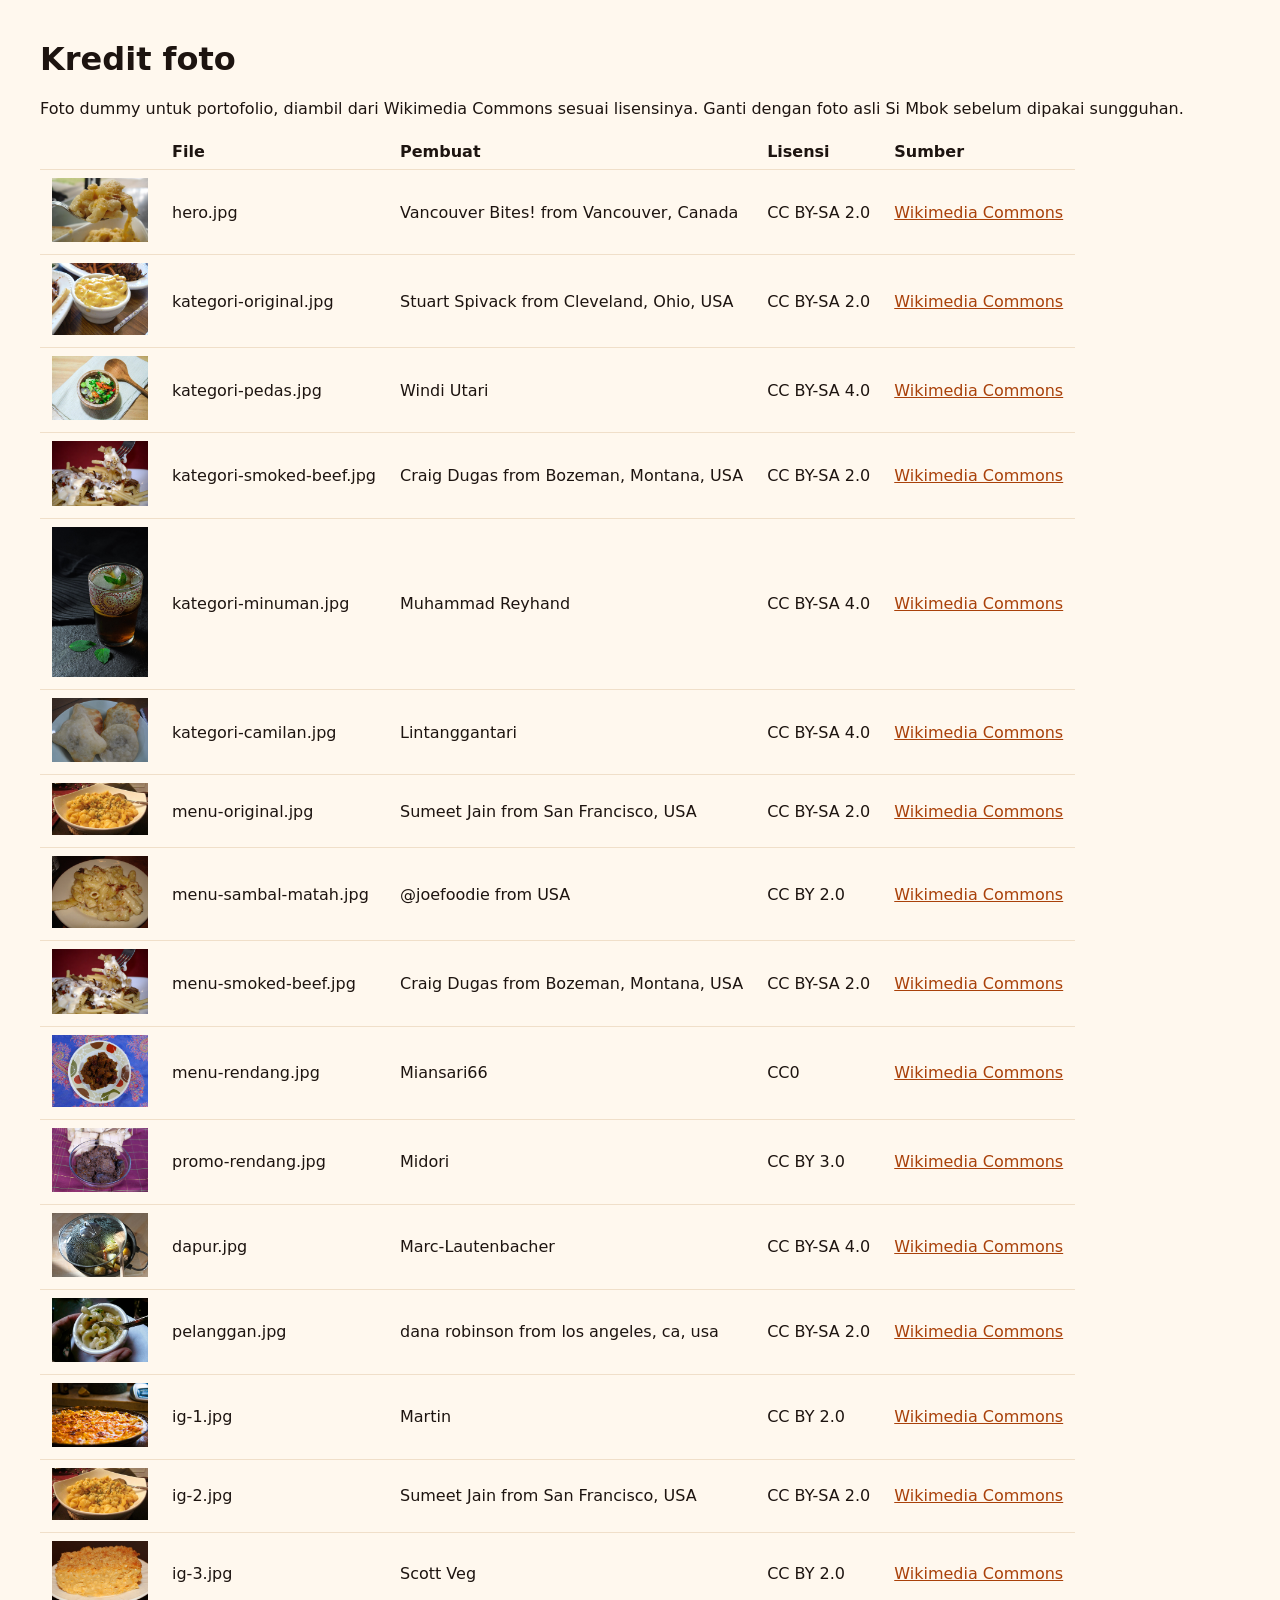
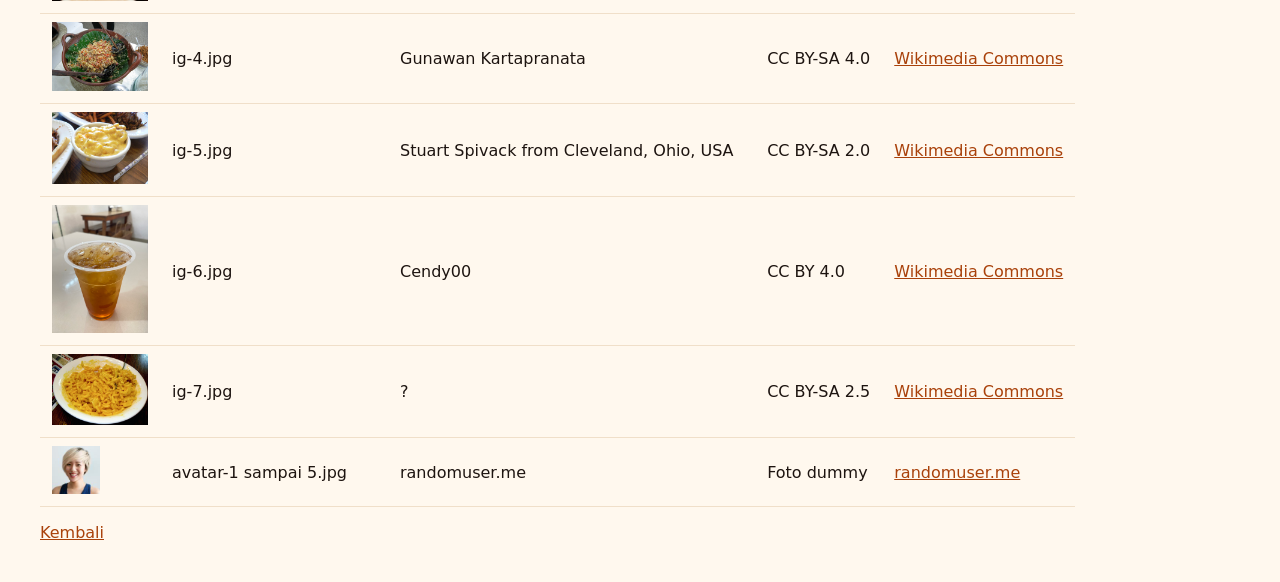
<file: kredit-foto.html>
<!doctype html><html lang="id"><head><meta charset="utf-8"><title>Kredit foto</title><style>body{font-family:system-ui,sans-serif;margin:40px;color:#1D1410;background:#FFF8EE}td,th{padding:8px 12px;border-bottom:1px solid #F0DFC9;text-align:left;vertical-align:middle}table{border-collapse:collapse}a{color:#A9410A}</style></head><body><h1>Kredit foto</h1><p>Foto dummy untuk portofolio, diambil dari Wikimedia Commons sesuai lisensinya. Ganti dengan foto asli Si Mbok sebelum dipakai sungguhan.</p><table><tr><th></th><th>File</th><th>Pembuat</th><th>Lisensi</th><th>Sumber</th></tr><tr><td><img src="images/hero.jpg" alt="" width="96"></td><td>hero.jpg</td><td>Vancouver Bites! from Vancouver, Canada</td><td>CC BY-SA 2.0</td><td><a href="https://commons.wikimedia.org/wiki/File:Macaroni_and_Cheese_(4999893839).jpg">Wikimedia Commons</a></td></tr><tr><td><img src="images/kategori-original.jpg" alt="" width="96"></td><td>kategori-original.jpg</td><td>Stuart Spivack from Cleveland, Ohio, USA</td><td>CC BY-SA 2.0</td><td><a href="https://commons.wikimedia.org/wiki/File:Flickr_stuart_spivack_173603796--Macaroni_and_cheese.jpg">Wikimedia Commons</a></td></tr><tr><td><img src="images/kategori-pedas.jpg" alt="" width="96"></td><td>kategori-pedas.jpg</td><td>Windi Utari</td><td>CC BY-SA 4.0</td><td><a href="https://commons.wikimedia.org/wiki/File:SAMBAL_MATAH.jpg">Wikimedia Commons</a></td></tr><tr><td><img src="images/kategori-smoked-beef.jpg" alt="" width="96"></td><td>kategori-smoked-beef.jpg</td><td>Craig Dugas from Bozeman, Montana, USA</td><td>CC BY-SA 2.0</td><td><a href="https://commons.wikimedia.org/wiki/File:Philly_cheese_steak_macaroni_and_cheese_(2).jpg">Wikimedia Commons</a></td></tr><tr><td><img src="images/kategori-minuman.jpg" alt="" width="96"></td><td>kategori-minuman.jpg</td><td>Muhammad Reyhand</td><td>CC BY-SA 4.0</td><td><a href="https://commons.wikimedia.org/wiki/File:ES_TEH_MANIS.jpg">Wikimedia Commons</a></td></tr><tr><td><img src="images/kategori-camilan.jpg" alt="" width="96"></td><td>kategori-camilan.jpg</td><td>Lintanggantari</td><td>CC BY-SA 4.0</td><td><a href="https://commons.wikimedia.org/wiki/File:Cireng_isi.jpg">Wikimedia Commons</a></td></tr><tr><td><img src="images/menu-original.jpg" alt="" width="96"></td><td>menu-original.jpg</td><td>Sumeet Jain from San Francisco, USA</td><td>CC BY-SA 2.0</td><td><a href="https://commons.wikimedia.org/wiki/File:Macaroni_and_cheese_(2)_(cropped).jpg">Wikimedia Commons</a></td></tr><tr><td><img src="images/menu-sambal-matah.jpg" alt="" width="96"></td><td>menu-sambal-matah.jpg</td><td>@joefoodie from USA</td><td>CC BY 2.0</td><td><a href="https://commons.wikimedia.org/wiki/File:Macaroni_and_cheese_(3).jpg">Wikimedia Commons</a></td></tr><tr><td><img src="images/menu-smoked-beef.jpg" alt="" width="96"></td><td>menu-smoked-beef.jpg</td><td>Craig Dugas from Bozeman, Montana, USA</td><td>CC BY-SA 2.0</td><td><a href="https://commons.wikimedia.org/wiki/File:Philly_cheese_steak_macaroni_and_cheese_(2).jpg">Wikimedia Commons</a></td></tr><tr><td><img src="images/menu-rendang.jpg" alt="" width="96"></td><td>menu-rendang.jpg</td><td>Miansari66</td><td>CC0</td><td><a href="https://commons.wikimedia.org/wiki/File:Beef_Rendang..JPG">Wikimedia Commons</a></td></tr><tr><td><img src="images/promo-rendang.jpg" alt="" width="96"></td><td>promo-rendang.jpg</td><td>Midori</td><td>CC BY 3.0</td><td><a href="https://commons.wikimedia.org/wiki/File:Rendang_daging_sapi_asli_Padang.JPG">Wikimedia Commons</a></td></tr><tr><td><img src="images/dapur.jpg" alt="" width="96"></td><td>dapur.jpg</td><td>Marc-Lautenbacher</td><td>CC BY-SA 4.0</td><td><a href="https://commons.wikimedia.org/wiki/File:Modern_cooking_pot_with_glass_cover_and_vegetable-beef_stew.jpg">Wikimedia Commons</a></td></tr><tr><td><img src="images/pelanggan.jpg" alt="" width="96"></td><td>pelanggan.jpg</td><td>dana robinson from los angeles, ca, usa</td><td>CC BY-SA 2.0</td><td><a href="https://commons.wikimedia.org/wiki/File:Macaroni_and_cheese_appetizer.jpg">Wikimedia Commons</a></td></tr><tr><td><img src="images/ig-1.jpg" alt="" width="96"></td><td>ig-1.jpg</td><td>Martin</td><td>CC BY 2.0</td><td><a href="https://commons.wikimedia.org/wiki/File:Baked_macaroni_and_cheese_1.jpg">Wikimedia Commons</a></td></tr><tr><td><img src="images/ig-2.jpg" alt="" width="96"></td><td>ig-2.jpg</td><td>Sumeet Jain from San Francisco, USA</td><td>CC BY-SA 2.0</td><td><a href="https://commons.wikimedia.org/wiki/File:Macaroni_and_cheese_(2)_(cropped).jpg">Wikimedia Commons</a></td></tr><tr><td><img src="images/ig-3.jpg" alt="" width="96"></td><td>ig-3.jpg</td><td>Scott Veg</td><td>CC BY 2.0</td><td><a href="https://commons.wikimedia.org/wiki/File:Baked_macaroni_and_cheese_close-up.jpg">Wikimedia Commons</a></td></tr><tr><td><img src="images/ig-4.jpg" alt="" width="96"></td><td>ig-4.jpg</td><td>Gunawan Kartapranata</td><td>CC BY-SA 4.0</td><td><a href="https://commons.wikimedia.org/wiki/File:Sambal_Matah_Bali.jpg">Wikimedia Commons</a></td></tr><tr><td><img src="images/ig-5.jpg" alt="" width="96"></td><td>ig-5.jpg</td><td>Stuart Spivack from Cleveland, Ohio, USA</td><td>CC BY-SA 2.0</td><td><a href="https://commons.wikimedia.org/wiki/File:Flickr_stuart_spivack_173603796--Macaroni_and_cheese.jpg">Wikimedia Commons</a></td></tr><tr><td><img src="images/ig-6.jpg" alt="" width="96"></td><td>ig-6.jpg</td><td>Cendy00</td><td>CC BY 4.0</td><td><a href="https://commons.wikimedia.org/wiki/File:Es_teh_manis.jpg">Wikimedia Commons</a></td></tr><tr><td><img src="images/ig-7.jpg" alt="" width="96"></td><td>ig-7.jpg</td><td>?</td><td>CC BY-SA 2.5</td><td><a href="https://commons.wikimedia.org/wiki/File:Macaroni_and_cheese.jpg">Wikimedia Commons</a></td></tr><tr><td><img src="images/avatar-1.jpg" alt="" width="48"></td><td>avatar-1 sampai 5.jpg</td><td>randomuser.me</td><td>Foto dummy</td><td><a href="https://randomuser.me/">randomuser.me</a></td></tr></table><p><a href="index.html">Kembali</a></p></body></html>
</file>
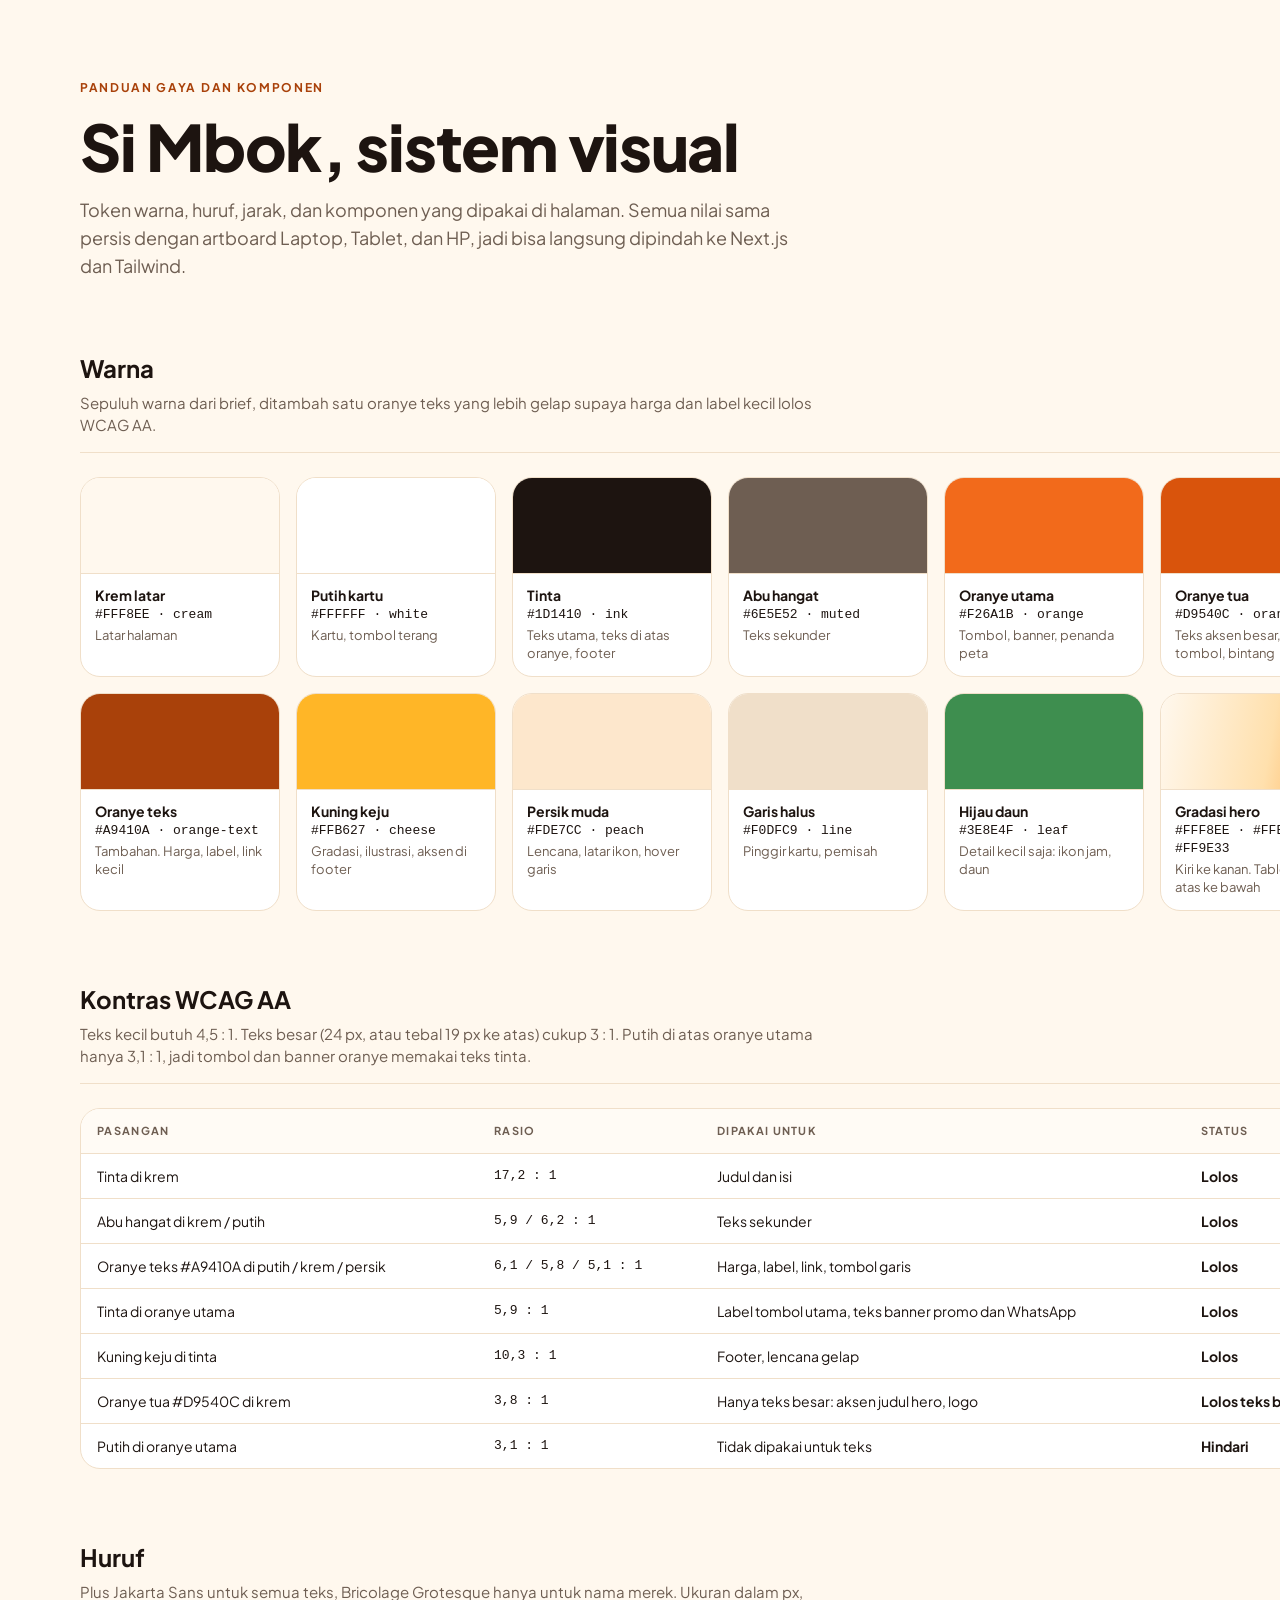
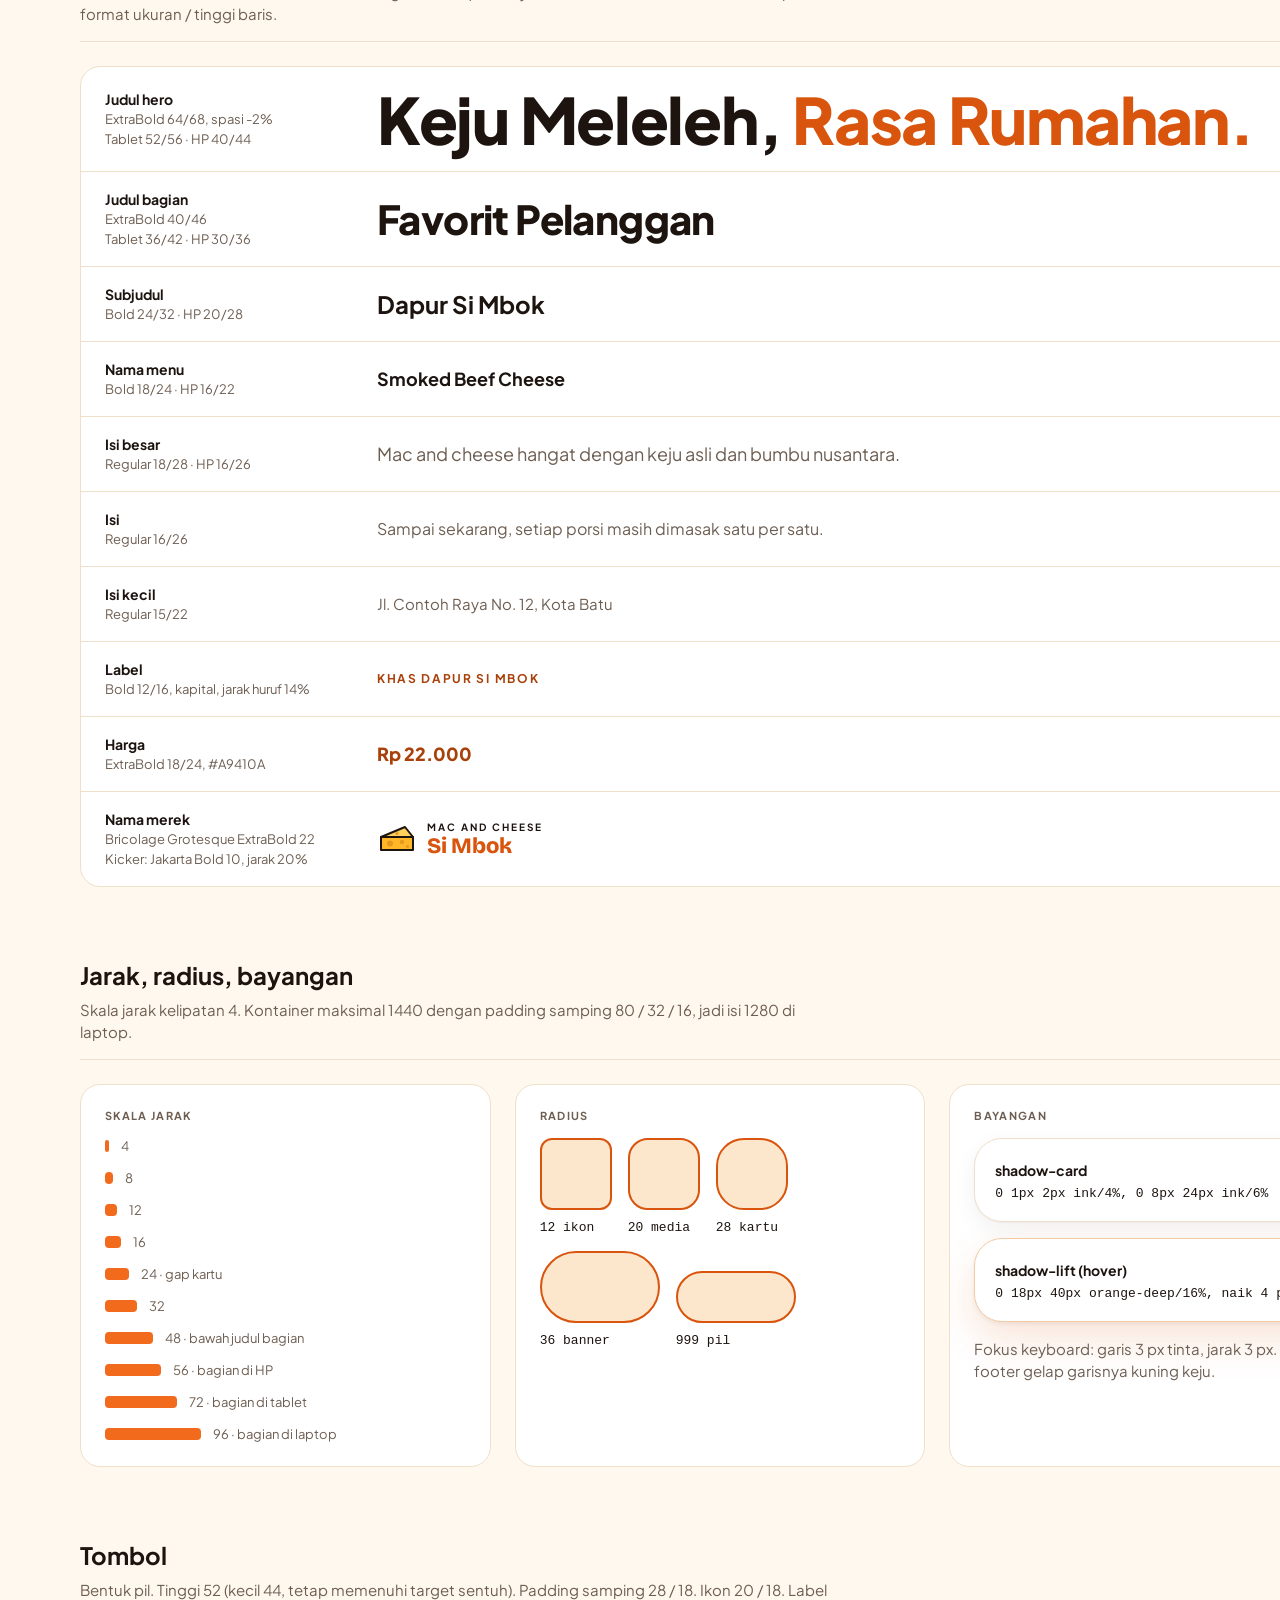
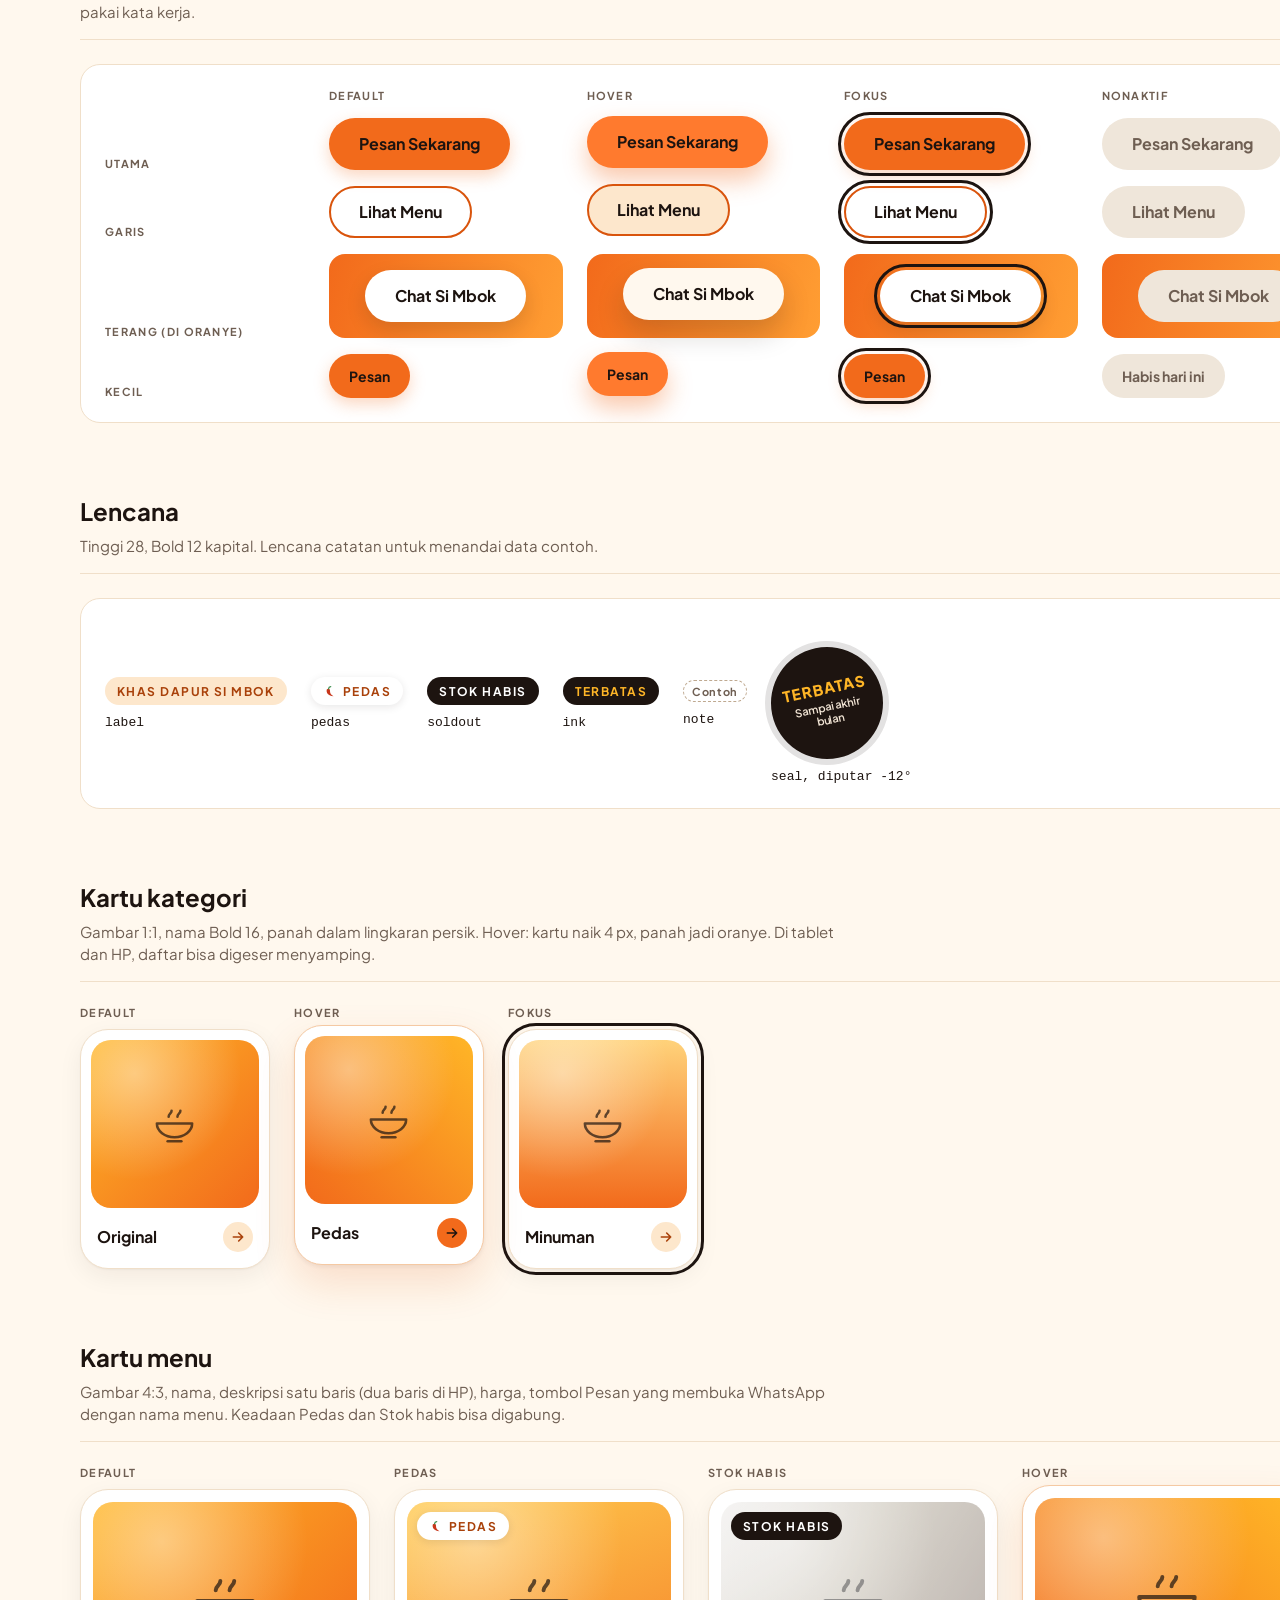
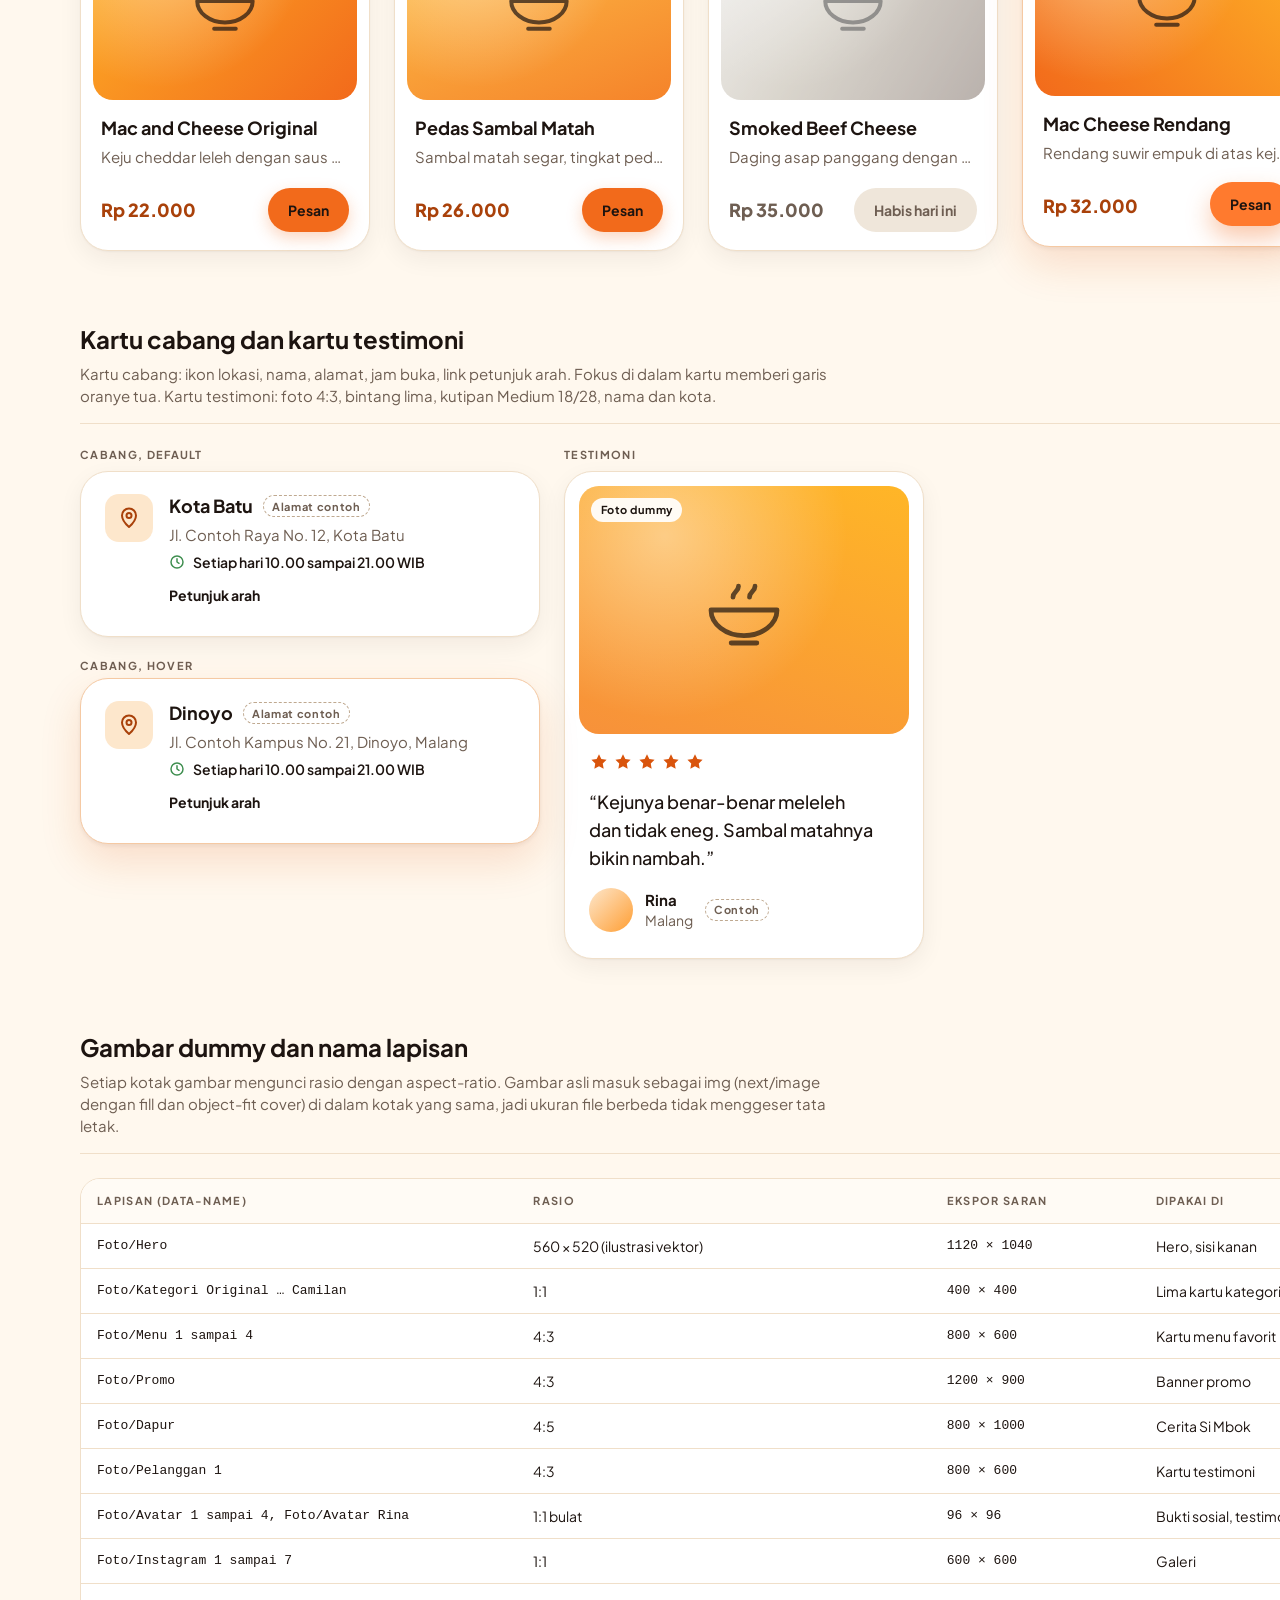
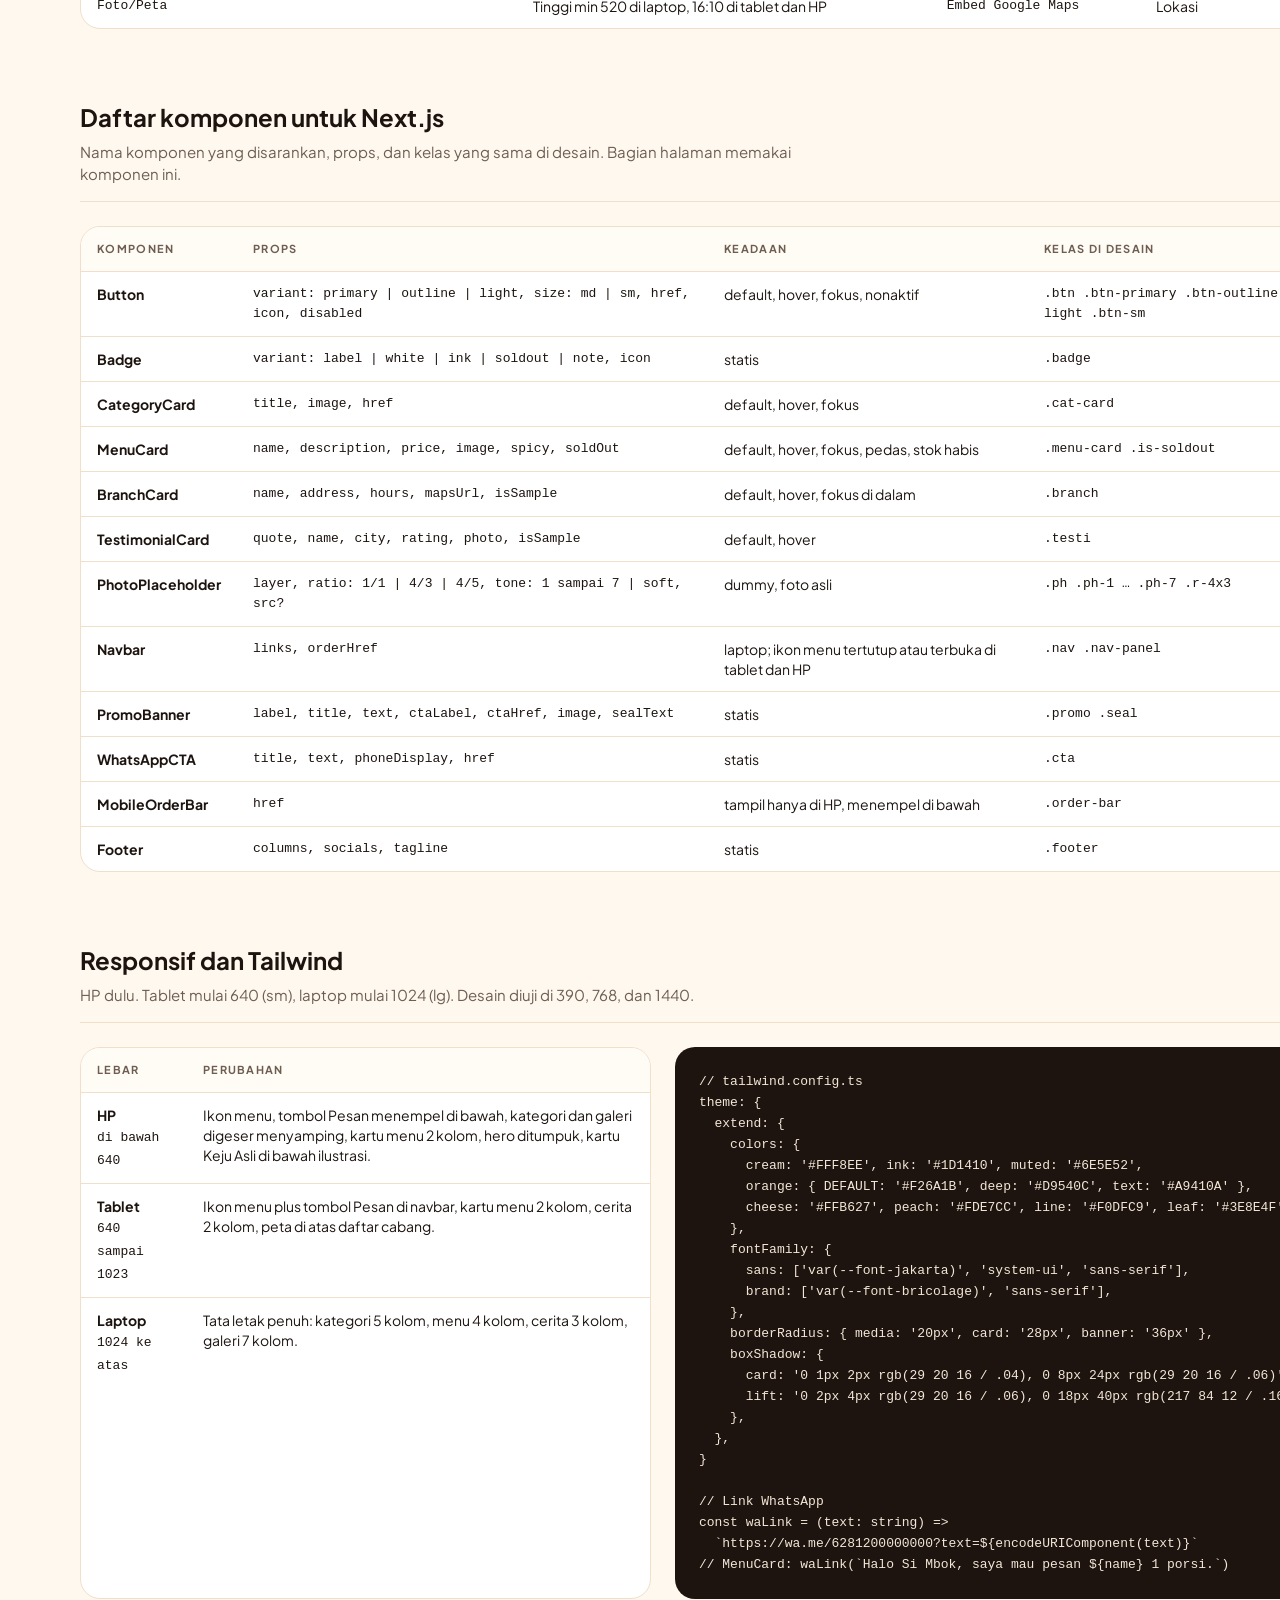
<file: panduan-gaya.html>
<!doctype html>
<html lang="id">
<head>
<meta charset="utf-8">
<meta name="viewport" content="width=device-width, initial-scale=1">
<title>Si Mbok Panduan Gaya</title>
<link rel="stylesheet" href="./simbok.css">
<link rel="stylesheet" href="https://fonts.googleapis.com/css2?family=Bricolage+Grotesque:opsz,wght@12..96,800&amp;family=Plus+Jakarta+Sans:wght@400;500;600;700;800&amp;display=swap">
<style>
body{margin:0}
.sg{width:1440px;padding:80px;display:flex;flex-direction:column;gap:72px}
.sg-sec{display:flex;flex-direction:column;gap:24px}
.sg-head{display:flex;flex-direction:column;gap:8px;padding-bottom:16px;border-bottom:1px solid #F0DFC9}
.sg-head p{font-size:15px;line-height:22px;color:#6E5E52;max-width:760px}
.sg-sw{display:grid;grid-template-columns:repeat(6,minmax(0,1fr));gap:16px}
.sw{display:flex;flex-direction:column;border-radius:20px;overflow:hidden;background:#fff;border:1px solid #F0DFC9}
.sw-chip{height:96px;border-bottom:1px solid #F0DFC9}
.sw-meta{display:flex;flex-direction:column;gap:2px;padding:12px 14px 14px;font-size:13px;line-height:18px;color:#6E5E52}
.sw-meta strong{font-size:14px;color:#1D1410}
.mono{font-family:ui-monospace,'SF Mono',Menlo,Consolas,monospace;font-size:13px;color:#1D1410}
.sg-box{background:#fff;border:1px solid #F0DFC9;border-radius:20px;overflow:hidden}
.sg-table{width:100%;border-collapse:collapse;font-size:14px;line-height:20px}
.sg-table th,.sg-table td{text-align:left;padding:12px 16px;border-bottom:1px solid #F0DFC9;vertical-align:top}
.sg-table tr:last-child td{border-bottom:0}
.sg-table th{font-size:11px;letter-spacing:.12em;text-transform:uppercase;color:#6E5E52;background:#FFFBF5}
.sg-table td{color:#1D1410}
.ok{color:#2F6F3D;font-weight:700}
.warn{color:#A9410A;font-weight:700}
.type-row{display:grid;grid-template-columns:240px minmax(0,1fr);gap:32px;align-items:center;padding:18px 24px;border-bottom:1px solid #F0DFC9}
.type-row:last-child{border-bottom:0}
.type-spec{display:flex;flex-direction:column;gap:2px;font-size:13px;line-height:18px;color:#6E5E52}
.type-spec strong{font-size:14px;color:#1D1410}
.sg-cols{display:grid;grid-template-columns:repeat(3,minmax(0,1fr));gap:24px}
.sg-panel{display:flex;flex-direction:column;gap:16px;padding:24px}
.sg-cap{font-size:11px;font-weight:700;letter-spacing:.12em;text-transform:uppercase;color:#6E5E52}
.space-row{display:flex;align-items:center;gap:12px;font-size:13px;color:#6E5E52}
.space-bar{height:12px;border-radius:4px;background:#F26A1B}
.radius-row{display:flex;gap:16px;align-items:flex-end;flex-wrap:wrap}
.radius-box{width:72px;height:72px;background:#FDE7CC;border:2px solid #D9540C}
.state-grid{display:grid;grid-template-columns:200px repeat(4,minmax(0,1fr));gap:16px 24px;align-items:center;padding:24px}
.state-grid .sg-cap{align-self:end}
.on-orange{background:linear-gradient(105deg,#F26A1B,#FF9E33);border-radius:16px;padding:16px;display:flex;justify-content:center}
.demo-row{display:flex;flex-wrap:wrap;gap:24px;align-items:flex-start}
.demo-item{display:flex;flex-direction:column;gap:10px;align-items:flex-start}
.sg-pre{margin:0;padding:24px;background:#1D1410;color:#F3E6D6;border-radius:20px;font-family:ui-monospace,'SF Mono',Menlo,Consolas,monospace;font-size:13px;line-height:21px;white-space:pre;overflow:auto}
</style>
<style>.nav-panel[hidden]{display:none !important}</style>
</head>
<body>
<div class="sm sg" data-name="Panduan Gaya">

  <div class="stack" style="gap: 16px">
    <span class="label">Panduan gaya dan komponen</span>
    <h1 class="h1">Si Mbok, sistem visual</h1>
    <p class="body-lg" style="max-width: 760px">Token warna, huruf, jarak, dan komponen yang dipakai di halaman. Semua nilai sama persis dengan artboard Laptop, Tablet, dan HP, jadi bisa langsung dipindah ke Next.js dan Tailwind.</p>
  </div>

  <section class="sg-sec">
    <div class="sg-head"><h2 class="h3">Warna</h2><p>Sepuluh warna dari brief, ditambah satu oranye teks yang lebih gelap supaya harga dan label kecil lolos WCAG AA.</p></div>
    <div class="sg-sw">
      <div class="sw"><div class="sw-chip" style="background: #FFF8EE"></div><div class="sw-meta"><strong>Krem latar</strong><span class="mono">#FFF8EE · cream</span><span>Latar halaman</span></div></div>
      <div class="sw"><div class="sw-chip" style="background: #FFFFFF"></div><div class="sw-meta"><strong>Putih kartu</strong><span class="mono">#FFFFFF · white</span><span>Kartu, tombol terang</span></div></div>
      <div class="sw"><div class="sw-chip" style="background: #1D1410"></div><div class="sw-meta"><strong>Tinta</strong><span class="mono">#1D1410 · ink</span><span>Teks utama, teks di atas oranye, footer</span></div></div>
      <div class="sw"><div class="sw-chip" style="background: #6E5E52"></div><div class="sw-meta"><strong>Abu hangat</strong><span class="mono">#6E5E52 · muted</span><span>Teks sekunder</span></div></div>
      <div class="sw"><div class="sw-chip" style="background: #F26A1B"></div><div class="sw-meta"><strong>Oranye utama</strong><span class="mono">#F26A1B · orange</span><span>Tombol, banner, penanda peta</span></div></div>
      <div class="sw"><div class="sw-chip" style="background: #D9540C"></div><div class="sw-meta"><strong>Oranye tua</strong><span class="mono">#D9540C · orange-deep</span><span>Teks aksen besar, garis tombol, bintang</span></div></div>
      <div class="sw"><div class="sw-chip" style="background: #A9410A"></div><div class="sw-meta"><strong>Oranye teks</strong><span class="mono">#A9410A · orange-text</span><span>Tambahan. Harga, label, link kecil</span></div></div>
      <div class="sw"><div class="sw-chip" style="background: #FFB627"></div><div class="sw-meta"><strong>Kuning keju</strong><span class="mono">#FFB627 · cheese</span><span>Gradasi, ilustrasi, aksen di footer</span></div></div>
      <div class="sw"><div class="sw-chip" style="background: #FDE7CC"></div><div class="sw-meta"><strong>Persik muda</strong><span class="mono">#FDE7CC · peach</span><span>Lencana, latar ikon, hover garis</span></div></div>
      <div class="sw"><div class="sw-chip" style="background: #F0DFC9"></div><div class="sw-meta"><strong>Garis halus</strong><span class="mono">#F0DFC9 · line</span><span>Pinggir kartu, pemisah</span></div></div>
      <div class="sw"><div class="sw-chip" style="background: #3E8E4F"></div><div class="sw-meta"><strong>Hijau daun</strong><span class="mono">#3E8E4F · leaf</span><span>Detail kecil saja: ikon jam, daun</span></div></div>
      <div class="sw"><div class="sw-chip" style="background: linear-gradient(100deg, #FFF8EE 0%, #FFE0AD 55%, #FF9E33 100%)"></div><div class="sw-meta"><strong>Gradasi hero</strong><span class="mono">#FFF8EE · #FFE0AD · #FF9E33</span><span>Kiri ke kanan. Tablet dan HP: atas ke bawah</span></div></div>
    </div>
  </section>

  <section class="sg-sec">
    <div class="sg-head"><h2 class="h3">Kontras WCAG AA</h2><p>Teks kecil butuh 4,5 : 1. Teks besar (24 px, atau tebal 19 px ke atas) cukup 3 : 1. Putih di atas oranye utama hanya 3,1 : 1, jadi tombol dan banner oranye memakai teks tinta.</p></div>
    <div class="sg-box">
      <table class="sg-table">
        <thead><tr><th>Pasangan</th><th>Rasio</th><th>Dipakai untuk</th><th>Status</th></tr></thead>
        <tbody>
          <tr><td>Tinta di krem</td><td class="mono">17,2 : 1</td><td>Judul dan isi</td><td class="ok">Lolos</td></tr>
          <tr><td>Abu hangat di krem / putih</td><td class="mono">5,9 / 6,2 : 1</td><td>Teks sekunder</td><td class="ok">Lolos</td></tr>
          <tr><td>Oranye teks #A9410A di putih / krem / persik</td><td class="mono">6,1 / 5,8 / 5,1 : 1</td><td>Harga, label, link, tombol garis</td><td class="ok">Lolos</td></tr>
          <tr><td>Tinta di oranye utama</td><td class="mono">5,9 : 1</td><td>Label tombol utama, teks banner promo dan WhatsApp</td><td class="ok">Lolos</td></tr>
          <tr><td>Kuning keju di tinta</td><td class="mono">10,3 : 1</td><td>Footer, lencana gelap</td><td class="ok">Lolos</td></tr>
          <tr><td>Oranye tua #D9540C di krem</td><td class="mono">3,8 : 1</td><td>Hanya teks besar: aksen judul hero, logo</td><td class="ok">Lolos teks besar</td></tr>
          <tr><td>Putih di oranye utama</td><td class="mono">3,1 : 1</td><td>Tidak dipakai untuk teks</td><td class="warn">Hindari</td></tr>
        </tbody>
      </table>
    </div>
  </section>

  <section class="sg-sec">
    <div class="sg-head"><h2 class="h3">Huruf</h2><p>Plus Jakarta Sans untuk semua teks, Bricolage Grotesque hanya untuk nama merek. Ukuran dalam px, format ukuran / tinggi baris.</p></div>
    <div class="sg-box">
      <div class="type-row"><div class="type-spec"><strong>Judul hero</strong><span>ExtraBold 64/68, spasi -2%</span><span>Tablet 52/56 · HP 40/44</span></div><div class="h1">Keju Meleleh, <span class="accent">Rasa Rumahan.</span></div></div>
      <div class="type-row"><div class="type-spec"><strong>Judul bagian</strong><span>ExtraBold 40/46</span><span>Tablet 36/42 · HP 30/36</span></div><div class="h2">Favorit Pelanggan</div></div>
      <div class="type-row"><div class="type-spec"><strong>Subjudul</strong><span>Bold 24/32 · HP 20/28</span></div><div class="h3">Dapur Si Mbok</div></div>
      <div class="type-row"><div class="type-spec"><strong>Nama menu</strong><span>Bold 18/24 · HP 16/22</span></div><div class="menu-name">Smoked Beef Cheese</div></div>
      <div class="type-row"><div class="type-spec"><strong>Isi besar</strong><span>Regular 18/28 · HP 16/26</span></div><p class="body-lg">Mac and cheese hangat dengan keju asli dan bumbu nusantara.</p></div>
      <div class="type-row"><div class="type-spec"><strong>Isi</strong><span>Regular 16/26</span></div><p class="body">Sampai sekarang, setiap porsi masih dimasak satu per satu.</p></div>
      <div class="type-row"><div class="type-spec"><strong>Isi kecil</strong><span>Regular 15/22</span></div><p class="body-sm">Jl. Contoh Raya No. 12, Kota Batu</p></div>
      <div class="type-row"><div class="type-spec"><strong>Label</strong><span>Bold 12/16, kapital, jarak huruf 14%</span></div><span class="label">Khas dapur Si Mbok</span></div>
      <div class="type-row"><div class="type-spec"><strong>Harga</strong><span>ExtraBold 18/24, #A9410A</span></div><span class="price">Rp 22.000</span></div>
      <div class="type-row"><div class="type-spec"><strong>Nama merek</strong><span>Bricolage Grotesque ExtraBold 22</span><span>Kicker: Jakarta Bold 10, jarak 20%</span></div>
        <span class="brand"><svg class="brand-mark" viewBox="0 0 40 40" aria-hidden="true"><path d="M4 18L28 8l8 10Z" fill="#FFD15C" stroke="#1D1410" stroke-width="2" stroke-linejoin="round"></path><path d="M4 18h32v13H4Z" fill="#FFB627" stroke="#1D1410" stroke-width="2" stroke-linejoin="round"></path><circle cx="13" cy="24.5" r="3" fill="#E39A1F"></circle><circle cx="25" cy="23" r="2.2" fill="#E39A1F"></circle><circle cx="30.5" cy="27.5" r="1.6" fill="#E39A1F"></circle><circle cx="20" cy="14.5" r="1.6" fill="#E39A1F"></circle></svg><span class="brand-text"><span class="brand-kicker">MAC AND CHEESE</span><span class="brand-name">Si Mbok</span></span></span>
      </div>
    </div>
  </section>

  <section class="sg-sec">
    <div class="sg-head"><h2 class="h3">Jarak, radius, bayangan</h2><p>Skala jarak kelipatan 4. Kontainer maksimal 1440 dengan padding samping 80 / 32 / 16, jadi isi 1280 di laptop.</p></div>
    <div class="sg-cols">
      <div class="sg-box sg-panel">
        <span class="sg-cap">Skala jarak</span>
        <div class="space-row"><span class="space-bar" style="width: 4px"></span>4</div>
        <div class="space-row"><span class="space-bar" style="width: 8px"></span>8</div>
        <div class="space-row"><span class="space-bar" style="width: 12px"></span>12</div>
        <div class="space-row"><span class="space-bar" style="width: 16px"></span>16</div>
        <div class="space-row"><span class="space-bar" style="width: 24px"></span>24 · gap kartu</div>
        <div class="space-row"><span class="space-bar" style="width: 32px"></span>32</div>
        <div class="space-row"><span class="space-bar" style="width: 48px"></span>48 · bawah judul bagian</div>
        <div class="space-row"><span class="space-bar" style="width: 56px"></span>56 · bagian di HP</div>
        <div class="space-row"><span class="space-bar" style="width: 72px"></span>72 · bagian di tablet</div>
        <div class="space-row"><span class="space-bar" style="width: 96px"></span>96 · bagian di laptop</div>
      </div>
      <div class="sg-box sg-panel">
        <span class="sg-cap">Radius</span>
        <div class="radius-row">
          <div class="demo-item"><div class="radius-box" style="border-radius: 12px"></div><span class="mono">12 ikon</span></div>
          <div class="demo-item"><div class="radius-box" style="border-radius: 20px"></div><span class="mono">20 media</span></div>
          <div class="demo-item"><div class="radius-box" style="border-radius: 28px"></div><span class="mono">28 kartu</span></div>
        </div>
        <div class="radius-row">
          <div class="demo-item"><div class="radius-box" style="border-radius: 36px; width: 120px"></div><span class="mono">36 banner</span></div>
          <div class="demo-item"><div class="radius-box" style="border-radius: 999px; width: 120px; height: 52px"></div><span class="mono">999 pil</span></div>
        </div>
      </div>
      <div class="sg-box sg-panel">
        <span class="sg-cap">Bayangan</span>
        <div class="card" style="padding: 20px"><strong style="font-size: 14px">shadow-card</strong><p class="mono" style="margin-top: 6px">0 1px 2px ink/4%, 0 8px 24px ink/6%</p></div>
        <div class="card is-hover" style="padding: 20px; box-shadow: 0 2px 4px rgba(29,20,16,.06), 0 18px 40px rgba(217,84,12,.16); border-color: #F5C9A3"><strong style="font-size: 14px">shadow-lift (hover)</strong><p class="mono" style="margin-top: 6px">0 18px 40px orange-deep/16%, naik 4 px</p></div>
        <p class="body-sm">Fokus keyboard: garis 3 px tinta, jarak 3 px. Di footer gelap garisnya kuning keju.</p>
      </div>
    </div>
  </section>

  <section class="sg-sec">
    <div class="sg-head"><h2 class="h3">Tombol</h2><p>Bentuk pil. Tinggi 52 (kecil 44, tetap memenuhi target sentuh). Padding samping 28 / 18. Ikon 20 / 18. Label pakai kata kerja.</p></div>
    <div class="sg-box state-grid">
      <span></span><span class="sg-cap">Default</span><span class="sg-cap">Hover</span><span class="sg-cap">Fokus</span><span class="sg-cap">Nonaktif</span>
      <span class="sg-cap">Utama</span>
      <div><a class="btn btn-primary" href="#">Pesan Sekarang</a></div>
      <div><a class="btn btn-primary is-hover" href="#">Pesan Sekarang</a></div>
      <div><a class="btn btn-primary is-focus" href="#">Pesan Sekarang</a></div>
      <div><button class="btn" type="button" disabled>Pesan Sekarang</button></div>
      <span class="sg-cap">Garis</span>
      <div><a class="btn btn-outline" href="#">Lihat Menu</a></div>
      <div><a class="btn btn-outline is-hover" href="#">Lihat Menu</a></div>
      <div><a class="btn btn-outline is-focus" href="#">Lihat Menu</a></div>
      <div><button class="btn" type="button" disabled>Lihat Menu</button></div>
      <span class="sg-cap">Terang (di oranye)</span>
      <div class="on-orange"><a class="btn btn-light" href="#">Chat Si Mbok</a></div>
      <div class="on-orange"><a class="btn btn-light is-hover" href="#">Chat Si Mbok</a></div>
      <div class="on-orange"><a class="btn btn-light is-focus" href="#">Chat Si Mbok</a></div>
      <div class="on-orange"><button class="btn" type="button" disabled>Chat Si Mbok</button></div>
      <span class="sg-cap">Kecil</span>
      <div><a class="btn btn-primary btn-sm" href="#">Pesan</a></div>
      <div><a class="btn btn-primary btn-sm is-hover" href="#">Pesan</a></div>
      <div><a class="btn btn-primary btn-sm is-focus" href="#">Pesan</a></div>
      <div><button class="btn btn-sm" type="button" disabled>Habis hari ini</button></div>
    </div>
  </section>

  <section class="sg-sec">
    <div class="sg-head"><h2 class="h3">Lencana</h2><p>Tinggi 28, Bold 12 kapital. Lencana catatan untuk menandai data contoh.</p></div>
    <div class="sg-box sg-panel" style="flex-direction: row; flex-wrap: wrap; align-items: center; gap: 24px">
      <div class="demo-item"><span class="badge">Khas Dapur Si Mbok</span><span class="mono">label</span></div>
      <div class="demo-item"><span class="badge badge-white"><svg class="chili" viewBox="0 0 24 24" aria-hidden="true"><path fill="currentColor" d="M6.5 9.5c-1.5 5.5 2.5 11 11.5 11.5-4.8-2.5-6.2-6.6-6-9.6.1-1.6-1-3-2.7-3.1-1.2-.1-2.4.4-2.8 1.2Z"></path><path d="M9.5 8.3c.2-2.2 1.6-3.6 3.8-3.8" fill="none" stroke="#3E8E4F" stroke-width="2" stroke-linecap="round"></path></svg>Pedas</span><span class="mono">pedas</span></div>
      <div class="demo-item"><span class="badge badge-soldout">Stok habis</span><span class="mono">soldout</span></div>
      <div class="demo-item"><span class="badge badge-ink">Terbatas</span><span class="mono">ink</span></div>
      <div class="demo-item"><span class="badge badge-note">Contoh</span><span class="mono">note</span></div>
      <div class="demo-item" style="padding: 24px 24px 0 0"><div style="position: relative; width: 112px; height: 112px"><div class="seal" style="top: 0px; right: 0px"><strong>Terbatas</strong><span>Sampai akhir<br>bulan</span></div></div><span class="mono">seal, diputar -12°</span></div>
    </div>
  </section>

  <section class="sg-sec">
    <div class="sg-head"><h2 class="h3">Kartu kategori</h2><p>Gambar 1:1, nama Bold 16, panah dalam lingkaran persik. Hover: kartu naik 4 px, panah jadi oranye. Di tablet dan HP, daftar bisa digeser menyamping.</p></div>
    <div class="demo-row">
      <div class="demo-item" style="width: 190px"><span class="sg-cap">Default</span>
        <a class="card lift cat-card" href="#" style="width: 100%"><div class="ph ph-1 r-1x1"><svg viewBox="0 0 48 48" fill="none" stroke="currentColor" stroke-width="2.6" stroke-linecap="round" stroke-linejoin="round" aria-hidden="true"><path d="M6 24h36a18 14 0 0 1-36 0Z"></path><path d="M17 42h14"></path><path d="M18 17c0-3 3-3 3-6M27 17c0-3 3-3 3-6"></path></svg></div><span class="cat-name">Original<span class="chip-arrow"><svg viewBox="0 0 24 24" fill="none" stroke="currentColor" stroke-width="2.4" stroke-linecap="round" stroke-linejoin="round" aria-hidden="true"><path d="M5 12h14M13 6l6 6-6 6"></path></svg></span></span></a>
      </div>
      <div class="demo-item" style="width: 190px"><span class="sg-cap">Hover</span>
        <a class="card lift cat-card is-hover" href="#" style="width: 100%"><div class="ph ph-5 r-1x1"><svg viewBox="0 0 48 48" fill="none" stroke="currentColor" stroke-width="2.6" stroke-linecap="round" stroke-linejoin="round" aria-hidden="true"><path d="M6 24h36a18 14 0 0 1-36 0Z"></path><path d="M17 42h14"></path><path d="M18 17c0-3 3-3 3-6M27 17c0-3 3-3 3-6"></path></svg></div><span class="cat-name">Pedas<span class="chip-arrow"><svg viewBox="0 0 24 24" fill="none" stroke="currentColor" stroke-width="2.4" stroke-linecap="round" stroke-linejoin="round" aria-hidden="true"><path d="M5 12h14M13 6l6 6-6 6"></path></svg></span></span></a>
      </div>
      <div class="demo-item" style="width: 190px"><span class="sg-cap">Fokus</span>
        <a class="card lift cat-card is-focus" href="#" style="width: 100%"><div class="ph ph-6 r-1x1"><svg viewBox="0 0 48 48" fill="none" stroke="currentColor" stroke-width="2.6" stroke-linecap="round" stroke-linejoin="round" aria-hidden="true"><path d="M6 24h36a18 14 0 0 1-36 0Z"></path><path d="M17 42h14"></path><path d="M18 17c0-3 3-3 3-6M27 17c0-3 3-3 3-6"></path></svg></div><span class="cat-name">Minuman<span class="chip-arrow"><svg viewBox="0 0 24 24" fill="none" stroke="currentColor" stroke-width="2.4" stroke-linecap="round" stroke-linejoin="round" aria-hidden="true"><path d="M5 12h14M13 6l6 6-6 6"></path></svg></span></span></a>
      </div>
    </div>
  </section>

  <section class="sg-sec">
    <div class="sg-head"><h2 class="h3">Kartu menu</h2><p>Gambar 4:3, nama, deskripsi satu baris (dua baris di HP), harga, tombol Pesan yang membuka WhatsApp dengan nama menu. Keadaan Pedas dan Stok habis bisa digabung.</p></div>
    <div class="demo-row">
      <div class="demo-item" style="width: 290px"><span class="sg-cap">Default</span>
        <article class="card lift menu-card" style="width: 100%"><div class="menu-media"><div class="ph ph-1 r-4x3"><svg viewBox="0 0 48 48" fill="none" stroke="currentColor" stroke-width="2.6" stroke-linecap="round" stroke-linejoin="round" aria-hidden="true"><path d="M6 24h36a18 14 0 0 1-36 0Z"></path><path d="M17 42h14"></path><path d="M18 17c0-3 3-3 3-6M27 17c0-3 3-3 3-6"></path></svg></div></div><div class="menu-body"><h3 class="menu-name">Mac and Cheese Original</h3><p class="menu-desc">Keju cheddar leleh dengan saus putih lembut.</p><div class="menu-foot"><span class="price">Rp 22.000</span><a class="btn btn-primary btn-sm" href="#">Pesan</a></div></div></article>
      </div>
      <div class="demo-item" style="width: 290px"><span class="sg-cap">Pedas</span>
        <article class="card lift menu-card" style="width: 100%"><div class="menu-media"><div class="ph ph-2 r-4x3"><svg viewBox="0 0 48 48" fill="none" stroke="currentColor" stroke-width="2.6" stroke-linecap="round" stroke-linejoin="round" aria-hidden="true"><path d="M6 24h36a18 14 0 0 1-36 0Z"></path><path d="M17 42h14"></path><path d="M18 17c0-3 3-3 3-6M27 17c0-3 3-3 3-6"></path></svg></div><div class="menu-badges"><span class="badge badge-white"><svg class="chili" viewBox="0 0 24 24" aria-hidden="true"><path fill="currentColor" d="M6.5 9.5c-1.5 5.5 2.5 11 11.5 11.5-4.8-2.5-6.2-6.6-6-9.6.1-1.6-1-3-2.7-3.1-1.2-.1-2.4.4-2.8 1.2Z"></path><path d="M9.5 8.3c.2-2.2 1.6-3.6 3.8-3.8" fill="none" stroke="#3E8E4F" stroke-width="2" stroke-linecap="round"></path></svg>Pedas</span></div></div><div class="menu-body"><h3 class="menu-name">Pedas Sambal Matah</h3><p class="menu-desc">Sambal matah segar, tingkat pedas bisa dipilih.</p><div class="menu-foot"><span class="price">Rp 26.000</span><a class="btn btn-primary btn-sm" href="#">Pesan</a></div></div></article>
      </div>
      <div class="demo-item" style="width: 290px"><span class="sg-cap">Stok habis</span>
        <article class="card lift menu-card is-soldout" style="width: 100%"><div class="menu-media"><div class="ph ph-3 r-4x3"><svg viewBox="0 0 48 48" fill="none" stroke="currentColor" stroke-width="2.6" stroke-linecap="round" stroke-linejoin="round" aria-hidden="true"><path d="M6 24h36a18 14 0 0 1-36 0Z"></path><path d="M17 42h14"></path><path d="M18 17c0-3 3-3 3-6M27 17c0-3 3-3 3-6"></path></svg></div><div class="menu-badges"><span class="badge badge-soldout">Stok habis</span></div></div><div class="menu-body"><h3 class="menu-name">Smoked Beef Cheese</h3><p class="menu-desc">Daging asap panggang dengan keju tebal.</p><div class="menu-foot"><span class="price">Rp 35.000</span><button class="btn btn-sm" type="button" disabled>Habis hari ini</button></div></div></article>
      </div>
      <div class="demo-item" style="width: 290px"><span class="sg-cap">Hover</span>
        <article class="card lift menu-card is-hover" style="width: 100%"><div class="menu-media"><div class="ph ph-5 r-4x3"><svg viewBox="0 0 48 48" fill="none" stroke="currentColor" stroke-width="2.6" stroke-linecap="round" stroke-linejoin="round" aria-hidden="true"><path d="M6 24h36a18 14 0 0 1-36 0Z"></path><path d="M17 42h14"></path><path d="M18 17c0-3 3-3 3-6M27 17c0-3 3-3 3-6"></path></svg></div></div><div class="menu-body"><h3 class="menu-name">Mac Cheese Rendang</h3><p class="menu-desc">Rendang suwir empuk di atas keju meleleh.</p><div class="menu-foot"><span class="price">Rp 32.000</span><a class="btn btn-primary btn-sm is-hover" href="#">Pesan</a></div></div></article>
      </div>
    </div>
  </section>

  <section class="sg-sec">
    <div class="sg-head"><h2 class="h3">Kartu cabang dan kartu testimoni</h2><p>Kartu cabang: ikon lokasi, nama, alamat, jam buka, link petunjuk arah. Fokus di dalam kartu memberi garis oranye tua. Kartu testimoni: foto 4:3, bintang lima, kutipan Medium 18/28, nama dan kota.</p></div>
    <div class="demo-row">
      <div class="demo-item" style="width: 460px"><span class="sg-cap">Cabang, default</span>
        <article class="card lift branch" style="width: 100%"><span class="icon-tile" aria-hidden="true"><svg viewBox="0 0 24 24" fill="none" stroke="currentColor" stroke-width="2" stroke-linecap="round" stroke-linejoin="round"><path d="M12 21s-7-6.2-7-11.5a7 7 0 0 1 14 0C19 14.8 12 21 12 21Z"></path><circle cx="12" cy="9.5" r="2.5"></circle></svg></span><div class="branch-body"><div class="branch-title"><h3>Kota Batu</h3><span class="badge badge-note">Alamat contoh</span></div><p class="body-sm">Jl. Contoh Raya No. 12, Kota Batu</p><span class="hours"><svg viewBox="0 0 24 24" fill="none" stroke="currentColor" stroke-width="2.2" stroke-linecap="round" stroke-linejoin="round" aria-hidden="true"><circle cx="12" cy="12" r="9"></circle><path d="M12 7v5l3 2"></path></svg>Setiap hari 10.00 sampai 21.00 WIB</span><a class="text-link" href="#">Petunjuk arah</a></div></article>
        <span class="sg-cap" style="margin-top: 12px">Cabang, hover</span>
        <article class="card lift branch is-hover" style="width: 100%"><span class="icon-tile" aria-hidden="true"><svg viewBox="0 0 24 24" fill="none" stroke="currentColor" stroke-width="2" stroke-linecap="round" stroke-linejoin="round"><path d="M12 21s-7-6.2-7-11.5a7 7 0 0 1 14 0C19 14.8 12 21 12 21Z"></path><circle cx="12" cy="9.5" r="2.5"></circle></svg></span><div class="branch-body"><div class="branch-title"><h3>Dinoyo</h3><span class="badge badge-note">Alamat contoh</span></div><p class="body-sm">Jl. Contoh Kampus No. 21, Dinoyo, Malang</p><span class="hours"><svg viewBox="0 0 24 24" fill="none" stroke="currentColor" stroke-width="2.2" stroke-linecap="round" stroke-linejoin="round" aria-hidden="true"><circle cx="12" cy="12" r="9"></circle><path d="M12 7v5l3 2"></path></svg>Setiap hari 10.00 sampai 21.00 WIB</span><a class="text-link" href="#">Petunjuk arah</a></div></article>
      </div>
      <div class="demo-item" style="width: 360px"><span class="sg-cap">Testimoni</span>
        <figure class="card lift testi" style="width: 100%"><div class="ph ph-4 r-4x3"><span class="ph-tag">Foto dummy</span><svg viewBox="0 0 48 48" fill="none" stroke="currentColor" stroke-width="2.6" stroke-linecap="round" stroke-linejoin="round" aria-hidden="true"><path d="M6 24h36a18 14 0 0 1-36 0Z"></path><path d="M17 42h14"></path><path d="M18 17c0-3 3-3 3-6M27 17c0-3 3-3 3-6"></path></svg></div><div class="testi-body"><div class="stars" role="img" aria-label="Rating 5 dari 5"><svg viewBox="0 0 24 24" aria-hidden="true"><path fill="currentColor" d="M12 2.8l2.8 5.7 6.3.9-4.6 4.4 1.1 6.3L12 17.1l-5.6 3 1.1-6.3L2.9 9.4l6.3-.9Z"></path></svg><svg viewBox="0 0 24 24" aria-hidden="true"><path fill="currentColor" d="M12 2.8l2.8 5.7 6.3.9-4.6 4.4 1.1 6.3L12 17.1l-5.6 3 1.1-6.3L2.9 9.4l6.3-.9Z"></path></svg><svg viewBox="0 0 24 24" aria-hidden="true"><path fill="currentColor" d="M12 2.8l2.8 5.7 6.3.9-4.6 4.4 1.1 6.3L12 17.1l-5.6 3 1.1-6.3L2.9 9.4l6.3-.9Z"></path></svg><svg viewBox="0 0 24 24" aria-hidden="true"><path fill="currentColor" d="M12 2.8l2.8 5.7 6.3.9-4.6 4.4 1.1 6.3L12 17.1l-5.6 3 1.1-6.3L2.9 9.4l6.3-.9Z"></path></svg><svg viewBox="0 0 24 24" aria-hidden="true"><path fill="currentColor" d="M12 2.8l2.8 5.7 6.3.9-4.6 4.4 1.1 6.3L12 17.1l-5.6 3 1.1-6.3L2.9 9.4l6.3-.9Z"></path></svg></div><blockquote class="quote">“Kejunya benar-benar meleleh dan tidak eneg. Sambal matahnya bikin nambah.”</blockquote><figcaption class="person"><span class="avatar av-2" aria-hidden="true"></span><span class="stack"><span class="person-name">Rina</span><span class="person-city">Malang</span></span><span class="badge badge-note">Contoh</span></figcaption></div></figure>
      </div>
    </div>
  </section>

  <section class="sg-sec">
    <div class="sg-head"><h2 class="h3">Gambar dummy dan nama lapisan</h2><p>Setiap kotak gambar mengunci rasio dengan aspect-ratio. Gambar asli masuk sebagai img (next/image dengan fill dan object-fit cover) di dalam kotak yang sama, jadi ukuran file berbeda tidak menggeser tata letak.</p></div>
    <div class="sg-box">
      <table class="sg-table">
        <thead><tr><th>Lapisan (data-name)</th><th>Rasio</th><th>Ekspor saran</th><th>Dipakai di</th></tr></thead>
        <tbody>
          <tr><td class="mono">Foto/Hero</td><td>560 × 520 (ilustrasi vektor)</td><td class="mono">1120 × 1040</td><td>Hero, sisi kanan</td></tr>
          <tr><td class="mono">Foto/Kategori Original … Camilan</td><td>1:1</td><td class="mono">400 × 400</td><td>Lima kartu kategori</td></tr>
          <tr><td class="mono">Foto/Menu 1 sampai 4</td><td>4:3</td><td class="mono">800 × 600</td><td>Kartu menu favorit</td></tr>
          <tr><td class="mono">Foto/Promo</td><td>4:3</td><td class="mono">1200 × 900</td><td>Banner promo</td></tr>
          <tr><td class="mono">Foto/Dapur</td><td>4:5</td><td class="mono">800 × 1000</td><td>Cerita Si Mbok</td></tr>
          <tr><td class="mono">Foto/Pelanggan 1</td><td>4:3</td><td class="mono">800 × 600</td><td>Kartu testimoni</td></tr>
          <tr><td class="mono">Foto/Avatar 1 sampai 4, Foto/Avatar Rina</td><td>1:1 bulat</td><td class="mono">96 × 96</td><td>Bukti sosial, testimoni</td></tr>
          <tr><td class="mono">Foto/Instagram 1 sampai 7</td><td>1:1</td><td class="mono">600 × 600</td><td>Galeri</td></tr>
          <tr><td class="mono">Foto/Peta</td><td>Tinggi min 520 di laptop, 16:10 di tablet dan HP</td><td class="mono">Embed Google Maps</td><td>Lokasi</td></tr>
        </tbody>
      </table>
    </div>
  </section>

  <section class="sg-sec">
    <div class="sg-head"><h2 class="h3">Daftar komponen untuk Next.js</h2><p>Nama komponen yang disarankan, props, dan kelas yang sama di desain. Bagian halaman memakai komponen ini.</p></div>
    <div class="sg-box">
      <table class="sg-table">
        <thead><tr><th>Komponen</th><th>Props</th><th>Keadaan</th><th>Kelas di desain</th></tr></thead>
        <tbody>
          <tr><td><strong>Button</strong></td><td class="mono">variant: primary | outline | light, size: md | sm, href, icon, disabled</td><td>default, hover, fokus, nonaktif</td><td class="mono">.btn .btn-primary .btn-outline .btn-light .btn-sm</td></tr>
          <tr><td><strong>Badge</strong></td><td class="mono">variant: label | white | ink | soldout | note, icon</td><td>statis</td><td class="mono">.badge</td></tr>
          <tr><td><strong>CategoryCard</strong></td><td class="mono">title, image, href</td><td>default, hover, fokus</td><td class="mono">.cat-card</td></tr>
          <tr><td><strong>MenuCard</strong></td><td class="mono">name, description, price, image, spicy, soldOut</td><td>default, hover, fokus, pedas, stok habis</td><td class="mono">.menu-card .is-soldout</td></tr>
          <tr><td><strong>BranchCard</strong></td><td class="mono">name, address, hours, mapsUrl, isSample</td><td>default, hover, fokus di dalam</td><td class="mono">.branch</td></tr>
          <tr><td><strong>TestimonialCard</strong></td><td class="mono">quote, name, city, rating, photo, isSample</td><td>default, hover</td><td class="mono">.testi</td></tr>
          <tr><td><strong>PhotoPlaceholder</strong></td><td class="mono">layer, ratio: 1/1 | 4/3 | 4/5, tone: 1 sampai 7 | soft, src?</td><td>dummy, foto asli</td><td class="mono">.ph .ph-1 … .ph-7 .r-4x3</td></tr>
          <tr><td><strong>Navbar</strong></td><td class="mono">links, orderHref</td><td>laptop; ikon menu tertutup atau terbuka di tablet dan HP</td><td class="mono">.nav .nav-panel</td></tr>
          <tr><td><strong>PromoBanner</strong></td><td class="mono">label, title, text, ctaLabel, ctaHref, image, sealText</td><td>statis</td><td class="mono">.promo .seal</td></tr>
          <tr><td><strong>WhatsAppCTA</strong></td><td class="mono">title, text, phoneDisplay, href</td><td>statis</td><td class="mono">.cta</td></tr>
          <tr><td><strong>MobileOrderBar</strong></td><td class="mono">href</td><td>tampil hanya di HP, menempel di bawah</td><td class="mono">.order-bar</td></tr>
          <tr><td><strong>Footer</strong></td><td class="mono">columns, socials, tagline</td><td>statis</td><td class="mono">.footer</td></tr>
        </tbody>
      </table>
    </div>
  </section>

  <section class="sg-sec">
    <div class="sg-head"><h2 class="h3">Responsif dan Tailwind</h2><p>HP dulu. Tablet mulai 640 (sm), laptop mulai 1024 (lg). Desain diuji di 390, 768, dan 1440.</p></div>
    <div class="sg-cols" style="grid-template-columns: minmax(0, 1fr) minmax(0, 1.2fr)">
      <div class="sg-box">
        <table class="sg-table">
          <thead><tr><th>Lebar</th><th>Perubahan</th></tr></thead>
          <tbody>
            <tr><td><strong>HP</strong><br><span class="mono">di bawah 640</span></td><td>Ikon menu, tombol Pesan menempel di bawah, kategori dan galeri digeser menyamping, kartu menu 2 kolom, hero ditumpuk, kartu Keju Asli di bawah ilustrasi.</td></tr>
            <tr><td><strong>Tablet</strong><br><span class="mono">640 sampai 1023</span></td><td>Ikon menu plus tombol Pesan di navbar, kartu menu 2 kolom, cerita 2 kolom, peta di atas daftar cabang.</td></tr>
            <tr><td><strong>Laptop</strong><br><span class="mono">1024 ke atas</span></td><td>Tata letak penuh: kategori 5 kolom, menu 4 kolom, cerita 3 kolom, galeri 7 kolom.</td></tr>
          </tbody>
        </table>
      </div>
      <pre class="sg-pre">// tailwind.config.ts
theme: {
  extend: {
    colors: {
      cream: '#FFF8EE', ink: '#1D1410', muted: '#6E5E52',
      orange: { DEFAULT: '#F26A1B', deep: '#D9540C', text: '#A9410A' },
      cheese: '#FFB627', peach: '#FDE7CC', line: '#F0DFC9', leaf: '#3E8E4F',
    },
    fontFamily: {
      sans: ['var(--font-jakarta)', 'system-ui', 'sans-serif'],
      brand: ['var(--font-bricolage)', 'sans-serif'],
    },
    borderRadius: { media: '20px', card: '28px', banner: '36px' },
    boxShadow: {
      card: '0 1px 2px rgb(29 20 16 / .04), 0 8px 24px rgb(29 20 16 / .06)',
      lift: '0 2px 4px rgb(29 20 16 / .06), 0 18px 40px rgb(217 84 12 / .16)',
    },
  },
}

// Link WhatsApp
const waLink = (text: string) =>
  `https://wa.me/6281200000000?text=${encodeURIComponent(text)}`
// MenuCard: waLink(`Halo Si Mbok, saya mau pesan ${name} 1 porsi.`)</pre>
    </div>
  </section>

</div>

</body>
</html>
</file>
<file: simbok.css>
/* Mac and Cheese Si Mbok: shared design tokens and components */
*,*::before,*::after{box-sizing:border-box}
html{scroll-behavior:smooth}
body{margin:0;background:#1D1410}

.sm{
  --cream:#FFF8EE;--white:#FFFFFF;--ink:#1D1410;--muted:#6E5E52;
  --orange:#F26A1B;--orange-deep:#D9540C;--orange-text:#A9410A;
  --cheese:#FFB627;--peach:#FDE7CC;--line:#F0DFC9;--leaf:#3E8E4F;--map:#EDE3D6;
  --r-sm:12px;--r-md:20px;--r-lg:28px;--r-xl:36px;--r-pill:999px;
  --shadow-card:0 1px 2px rgba(29,20,16,.04),0 8px 24px rgba(29,20,16,.06);
  --shadow-lift:0 2px 4px rgba(29,20,16,.06),0 18px 40px rgba(217,84,12,.16);
  --gutter:80px;
  container-type:inline-size;container-name:page;
  font-family:'Plus Jakarta Sans',ui-sans-serif,system-ui,-apple-system,'Segoe UI',sans-serif;
  color:var(--ink);background:var(--cream);
  -webkit-font-smoothing:antialiased;
}
.sm a{color:inherit;text-decoration:none}
.sm h1,.sm h2,.sm h3,.sm h4,.sm p,.sm ul,.sm figure,.sm blockquote{margin:0}
.sm ul{padding:0;list-style:none}
.sm svg{display:block}
.sm :focus-visible{outline:3px solid var(--ink);outline-offset:3px}
.sm .is-focus{outline:3px solid var(--ink);outline-offset:3px}

/* Layout */
.wrap{width:100%;max-width:1440px;margin:0 auto;padding-inline:var(--gutter)}
.section{padding-block:96px}
.stack{display:flex;flex-direction:column}

/* Type */
.label{font-size:12px;line-height:16px;font-weight:700;letter-spacing:.14em;text-transform:uppercase;color:var(--orange-text)}
.h1{font-size:64px;line-height:68px;font-weight:800;letter-spacing:-.02em;text-wrap:balance}
.h2{font-size:40px;line-height:46px;font-weight:800;letter-spacing:-.015em;text-wrap:balance}
.h3{font-size:24px;line-height:32px;font-weight:700}
.body-lg{font-size:18px;line-height:28px;color:var(--muted);text-wrap:pretty}
.body{font-size:16px;line-height:26px;color:var(--muted);text-wrap:pretty}
.body-sm{font-size:15px;line-height:22px;color:var(--muted)}
.accent{color:var(--orange-deep)}

/* Brand */
.brand{display:inline-flex;align-items:center;gap:10px}
.brand-mark{width:40px;height:40px;flex:none}
.brand-text{display:flex;flex-direction:column;gap:3px}
.brand-kicker{font-size:10px;line-height:10px;font-weight:700;letter-spacing:.2em;color:var(--ink)}
.brand-name{font-family:'Bricolage Grotesque','Plus Jakarta Sans',ui-sans-serif,system-ui,sans-serif;font-weight:800;font-size:22px;line-height:22px;color:var(--orange-deep);letter-spacing:-.01em}

/* Buttons */
.btn{display:inline-flex;align-items:center;justify-content:center;gap:10px;min-height:52px;padding:0 28px;border-radius:var(--r-pill);border:2px solid transparent;font:700 16px/1 'Plus Jakarta Sans',ui-sans-serif,system-ui,sans-serif;cursor:pointer;white-space:nowrap;transition:transform .15s ease,box-shadow .15s ease,background-color .15s ease,border-color .15s ease}
.btn svg{width:20px;height:20px;flex:none}
.btn-primary{background:var(--orange);color:var(--ink);box-shadow:0 6px 16px rgba(242,106,27,.28)}
.btn-primary:hover,.btn-primary.is-hover{background:#FF7A2E;transform:translateY(-2px);box-shadow:0 12px 24px rgba(242,106,27,.36)}
.btn-outline{background:transparent;color:var(--orange-text);border-color:var(--orange-deep)}
.btn-outline:hover,.btn-outline.is-hover{background:var(--peach);transform:translateY(-2px)}
.btn-light{background:var(--white);color:var(--ink);box-shadow:0 8px 20px rgba(29,20,16,.14)}
.btn-light:hover,.btn-light.is-hover{background:var(--cream);transform:translateY(-2px);box-shadow:0 14px 28px rgba(29,20,16,.18)}
.btn:active{transform:translateY(0)}
.btn-sm{min-height:44px;padding:0 18px;font-size:14px;gap:8px}
.btn-sm svg{width:18px;height:18px}
.btn[disabled],.btn.is-disabled{background:#EFE6DA;color:var(--muted);border-color:transparent;box-shadow:none;cursor:not-allowed;transform:none}

/* Badges */
.badge{display:inline-flex;align-items:center;gap:6px;height:28px;padding:0 12px;border-radius:var(--r-pill);background:var(--peach);color:var(--orange-text);font-size:12px;font-weight:700;letter-spacing:.12em;text-transform:uppercase;white-space:nowrap}
.badge svg{width:14px;height:14px}
.badge-white{background:var(--white);color:var(--orange-text);box-shadow:0 2px 8px rgba(29,20,16,.10)}
.badge-ink{background:var(--ink);color:var(--cheese)}
.badge-soldout{background:var(--ink);color:var(--white)}
.badge-note{height:22px;padding:0 8px;font-size:11px;letter-spacing:.06em;text-transform:none;background:transparent;border:1px dashed #BFA990;color:var(--muted)}

/* Cards */
.card{background:var(--white);border:1px solid var(--line);border-radius:var(--r-lg);box-shadow:var(--shadow-card)}
.lift{transition:transform .2s ease,box-shadow .2s ease,border-color .2s ease}
.lift:hover,.lift.is-hover{transform:translateY(-4px);box-shadow:var(--shadow-lift);border-color:#F5C9A3}
.lift:focus-within{border-color:var(--orange-deep)}

/* Photo placeholders: swap the inner svg for <img> (object-fit:cover) without touching layout */
.ph{position:relative;overflow:hidden;border-radius:var(--r-md);display:grid;place-items:center;background:linear-gradient(135deg,#FFB627,#F26A1B);isolation:isolate}
.ph::after{content:"";position:absolute;inset:0;background:radial-gradient(circle at 26% 20%,rgba(255,255,255,.42),transparent 58%);z-index:0;pointer-events:none}
.ph>svg{position:relative;z-index:1;width:28%;max-width:88px;min-width:32px;height:auto;color:rgba(29,20,16,.7)}
.ph>img{position:absolute;inset:0;width:100%;height:100%;object-fit:cover;z-index:1}
.ph-1{background:linear-gradient(135deg,#FFB627 0%,#F26A1B 100%)}
.ph-2{background:linear-gradient(160deg,#FFC94D 0%,#F5832A 100%)}
.ph-3{background:linear-gradient(120deg,#FDE7CC 0%,#FFB627 45%,#F26A1B 100%)}
.ph-4{background:linear-gradient(200deg,#FFB627 0%,#F7913A 100%)}
.ph-5{background:linear-gradient(45deg,#F26A1B 0%,#FFB627 100%)}
.ph-6{background:linear-gradient(180deg,#FFD27A 0%,#F26A1B 100%)}
.ph-7{background:linear-gradient(135deg,#FFE0AD 0%,#FF9E33 60%,#F26A1B 100%)}
.ph-soft{background:linear-gradient(140deg,#FFF1D6 0%,#FFB627 100%)}
.ph-tag{position:absolute;left:12px;top:12px;z-index:2;background:rgba(255,255,255,.92);color:var(--ink);font-size:11px;line-height:14px;font-weight:700;letter-spacing:.04em;padding:5px 10px;border-radius:var(--r-pill)}
.r-1x1{aspect-ratio:1/1}.r-4x3{aspect-ratio:4/3}.r-4x5{aspect-ratio:4/5}.r-3x2{aspect-ratio:3/2}

/* Navigation */
.nav{position:sticky;top:0;z-index:50;background:rgba(255,248,238,.92);-webkit-backdrop-filter:blur(12px);backdrop-filter:blur(12px);border-bottom:1px solid var(--line)}
.nav-inner{display:flex;align-items:center;justify-content:space-between;gap:24px;height:80px}
.nav-links{display:flex;align-items:center;gap:8px}
.nav-links a{display:inline-flex;align-items:center;min-height:44px;padding:0 14px;border-radius:var(--r-pill);font-size:15px;font-weight:600;transition:background-color .15s ease,color .15s ease}
.nav-links a:hover{background:var(--peach);color:var(--orange-text)}
.nav-end{display:flex;align-items:center;gap:12px}
.nav-toggle{display:none;width:48px;height:48px;border-radius:var(--r-pill);border:1px solid var(--line);background:var(--white);color:var(--ink);align-items:center;justify-content:center;cursor:pointer;padding:0}
.nav-toggle svg{width:22px;height:22px}
.nav-panel{display:none}

/* Hero */
.hero{background:linear-gradient(100deg,#FFF8EE 0%,#FFF8EE 32%,#FFE0AD 60%,#FF9E33 100%);overflow:hidden}
.hero-grid{display:grid;grid-template-columns:minmax(0,1.05fr) minmax(0,1fr);align-items:center;gap:48px;padding-block:72px 96px}
.hero-copy{display:flex;flex-direction:column;align-items:flex-start;gap:24px}
.hero-copy .body-lg{max-width:520px}
.actions{display:flex;flex-wrap:wrap;gap:12px}
.proof{display:flex;align-items:center;gap:14px;padding-top:8px}
.avatars{display:flex}
.avatar{width:40px;height:40px;border-radius:50%;border:3px solid var(--cream);margin-left:-12px;flex:none}
.avatar:first-child{margin-left:0}
.av-1{background:linear-gradient(135deg,#FFD27A,#F26A1B)}
.av-2{background:linear-gradient(135deg,#FDE7CC,#FF9E33)}
.av-3{background:linear-gradient(135deg,#FFB627,#D9540C)}
.av-4{background:linear-gradient(135deg,#F7C59F,#E8590F)}
.proof-text{font-size:15px;line-height:21px;color:var(--muted)}
.proof-text strong{color:var(--ink)}
.hero-art{position:relative;width:100%;max-width:580px;justify-self:end}
.hero-art>svg{width:100%;height:auto}
.float-card{position:absolute;left:-8px;bottom:28px;width:260px;display:flex;gap:14px;align-items:flex-start;padding:18px;border-radius:var(--r-md);background:var(--white);border:1px solid var(--line);box-shadow:0 18px 40px rgba(29,20,16,.12)}
.icon-tile{width:44px;height:44px;border-radius:14px;background:var(--peach);color:var(--orange-text);display:grid;place-items:center;flex:none}
.icon-tile svg{width:24px;height:24px}
.float-card h3{font-size:16px;line-height:22px;font-weight:700}
.float-card p{font-size:14px;line-height:20px;color:var(--muted);margin-top:2px}

/* Categories */
.cat-grid{display:grid;grid-template-columns:300px minmax(0,1fr);gap:56px;align-items:center}
.cat-intro{display:flex;flex-direction:column;align-items:flex-start;gap:18px}
.cat-list{display:grid;grid-template-columns:repeat(5,minmax(0,1fr));gap:20px}
.cat-card{display:flex;flex-direction:column;gap:14px;padding:10px 10px 16px}
.cat-name{display:flex;align-items:center;justify-content:space-between;gap:8px;padding-inline:6px;font-size:16px;line-height:22px;font-weight:700}
.chip-arrow{width:30px;height:30px;border-radius:50%;background:var(--peach);color:var(--orange-text);display:grid;place-items:center;flex:none;transition:background-color .2s ease,color .2s ease}
.chip-arrow svg{width:16px;height:16px}
.cat-card:hover .chip-arrow,.cat-card.is-hover .chip-arrow{background:var(--orange);color:var(--ink)}

/* Section heading */
.sec-head{display:flex;flex-direction:column;align-items:center;text-align:center;gap:14px;max-width:640px;margin:0 auto 48px}

/* Menu cards */
.menu-grid{display:grid;grid-template-columns:repeat(4,minmax(0,1fr));gap:24px}
.menu-card{display:flex;flex-direction:column;padding:12px}
.menu-media{position:relative}
.menu-badges{position:absolute;top:10px;left:10px;z-index:3;display:flex;flex-wrap:wrap;gap:6px}
.menu-body{display:flex;flex-direction:column;gap:6px;padding:16px 8px 6px;flex:1}
.menu-name{font-size:18px;line-height:24px;font-weight:700}
.menu-desc{font-size:15px;line-height:22px;color:var(--muted);white-space:nowrap;overflow:hidden;text-overflow:ellipsis}
.menu-foot{display:flex;align-items:center;justify-content:space-between;gap:12px;margin-top:auto;padding-top:14px}
.price{font-size:18px;line-height:24px;font-weight:800;color:var(--orange-text)}
.chili{color:#C8361A}
.menu-card.is-soldout .ph{filter:grayscale(.9);opacity:.6}
.menu-card.is-soldout .price{color:var(--muted)}
.center-row{display:flex;justify-content:center;margin-top:40px}

/* Promo banner */
.promo{position:relative;display:grid;grid-template-columns:minmax(0,1.1fr) minmax(0,1fr);align-items:center;gap:48px;padding:56px 64px;border-radius:var(--r-xl);background:linear-gradient(105deg,#F26A1B 0%,#FF8A2A 55%,#FFB627 100%);color:var(--ink);overflow:hidden;isolation:isolate}
.promo::before{content:"";position:absolute;width:520px;height:520px;right:-140px;top:-200px;border-radius:50%;background:rgba(255,255,255,.14);z-index:-1}
.promo::after{content:"";position:absolute;width:260px;height:260px;left:-80px;bottom:-140px;border-radius:50%;background:rgba(255,255,255,.10);z-index:-1}
.promo-copy{display:flex;flex-direction:column;align-items:flex-start;gap:18px}
.promo-title{font-size:52px;line-height:56px;font-weight:800;letter-spacing:-.02em}
.promo-copy p{font-size:18px;line-height:28px;max-width:440px}
.promo-art{position:relative}
.promo-art .ph{border-radius:var(--r-lg);box-shadow:0 24px 48px rgba(29,20,16,.18)}
.seal{position:absolute;top:-22px;right:-14px;z-index:4;width:112px;height:112px;border-radius:50%;background:var(--ink);color:var(--cheese);display:flex;flex-direction:column;align-items:center;justify-content:center;gap:4px;text-align:center;transform:rotate(-12deg);box-shadow:0 0 0 6px rgba(29,20,16,.12)}
.seal strong{font-size:15px;line-height:16px;font-weight:800;letter-spacing:.08em;text-transform:uppercase}
.seal span{font-size:11px;line-height:13px;font-weight:600;color:#F3E6D6}

/* Story + testimonial */
.story-grid{display:grid;grid-template-columns:minmax(0,1fr) minmax(0,.9fr) minmax(0,1fr);gap:32px;align-items:center}
.story-copy{display:flex;flex-direction:column;align-items:flex-start;gap:18px}
.text-link{display:inline-flex;align-items:center;gap:8px;min-height:44px;font-weight:700;color:var(--orange-text);border-bottom:2px solid transparent;transition:border-color .15s ease}
.text-link:hover{border-color:var(--orange-text)}
.text-link svg{width:18px;height:18px}
.story-photo .ph{border-radius:var(--r-lg)}
.testi{display:flex;flex-direction:column;gap:18px;padding:14px 14px 26px}
.testi-body{display:flex;flex-direction:column;gap:16px;padding-inline:10px}
.stars{display:flex;gap:4px;color:var(--orange-deep)}
.stars svg{width:20px;height:20px}
.quote{font-size:18px;line-height:28px;font-weight:500;color:var(--ink);text-wrap:pretty}
.person{display:flex;align-items:center;gap:12px}
.person .avatar{width:44px;height:44px;margin:0;border:0}
.person-name{font-size:15px;line-height:20px;font-weight:700}
.person-city{font-size:14px;line-height:20px;color:var(--muted)}

/* Gallery */
.gal-head{display:flex;align-items:flex-end;justify-content:space-between;gap:24px;flex-wrap:wrap;margin-bottom:36px}
.gal-title{display:flex;flex-direction:column;align-items:flex-start;gap:14px}
.gal-title-row{display:flex;align-items:center;gap:12px;flex-wrap:wrap}
.gal-grid{display:grid;grid-template-columns:repeat(7,minmax(0,1fr));gap:16px}
.gal-item{display:block;border-radius:var(--r-md);transition:transform .2s ease}
.gal-item:hover{transform:translateY(-4px) rotate(-1deg)}

/* Location */
.loc-grid{display:grid;grid-template-columns:minmax(0,.9fr) minmax(0,1.1fr);gap:32px;align-items:stretch}
.branch-list{display:flex;flex-direction:column;gap:16px}
.branch{display:grid;grid-template-columns:48px minmax(0,1fr);gap:16px;padding:22px 24px}
.branch .icon-tile{width:48px;height:48px}
.branch-body{display:flex;flex-direction:column;gap:6px}
.branch-title{display:flex;align-items:center;gap:10px;flex-wrap:wrap}
.branch h3{font-size:18px;line-height:24px;font-weight:700}
.hours{display:inline-flex;align-items:center;gap:8px;font-size:14px;line-height:20px;font-weight:600;color:var(--ink)}
.hours svg{width:16px;height:16px;color:var(--leaf)}
.branch .text-link{font-size:14px;min-height:36px;align-self:flex-start}
.map{position:relative;min-height:520px;border-radius:var(--r-lg);background:var(--map);border:1px solid var(--line);overflow:hidden}
.map>svg{position:absolute;inset:0;width:100%;height:100%}
.pin{position:absolute;z-index:2;display:flex;flex-direction:column;align-items:center;gap:4px;transform:translate(-50%,-100%)}
.pin svg{width:36px;height:44px;filter:drop-shadow(0 6px 8px rgba(29,20,16,.25))}
.pin span{order:-1;background:var(--white);color:var(--ink);font-size:12px;line-height:16px;font-weight:700;padding:5px 10px;border-radius:var(--r-pill);box-shadow:0 4px 12px rgba(29,20,16,.12);white-space:nowrap}

/* WhatsApp CTA */
.cta{position:relative;display:flex;align-items:center;justify-content:space-between;gap:32px;padding:56px 64px;border-radius:var(--r-xl);background:linear-gradient(105deg,#F26A1B 0%,#FF9E33 100%);overflow:hidden;isolation:isolate}
.cta::before{content:"";position:absolute;width:360px;height:360px;right:18%;top:-220px;border-radius:50%;background:rgba(255,255,255,.14);z-index:-1}
.cta-copy{display:flex;flex-direction:column;gap:12px}
.cta-copy p{font-size:18px;line-height:28px;color:var(--ink);max-width:480px}
.cta-actions{display:flex;flex-direction:column;align-items:flex-end;gap:12px}
.cta-number{display:flex;align-items:center;gap:8px;font-size:15px;font-weight:700}
.cta .badge-note{color:var(--ink);border-color:rgba(29,20,16,.45)}

/* Footer */
.footer{background:var(--ink);color:#F3E6D6;padding-block:72px 32px}
.footer .brand-kicker{color:#F3E6D6}
.footer .brand-name{color:var(--cheese)}
.footer :focus-visible{outline-color:var(--cheese)}
.foot-grid{display:grid;grid-template-columns:1.5fr repeat(3,minmax(0,1fr));gap:40px}
.foot-brand{display:flex;flex-direction:column;align-items:flex-start;gap:18px}
.foot-brand p{font-size:16px;line-height:24px;color:#D9C8B8}
.socials{display:flex;gap:10px}
.social{width:44px;height:44px;border-radius:50%;border:1px solid rgba(243,230,214,.22);display:grid;place-items:center;color:#F3E6D6;transition:background-color .15s ease,color .15s ease,border-color .15s ease}
.social svg{width:20px;height:20px}
.social:hover{background:var(--orange);border-color:var(--orange);color:var(--ink)}
.foot-col h3{font-size:12px;line-height:16px;font-weight:700;letter-spacing:.14em;text-transform:uppercase;color:var(--cheese);margin-bottom:16px}
.foot-col ul{display:flex;flex-direction:column;gap:4px}
.foot-col a{display:inline-flex;align-items:center;min-height:36px;font-size:15px;color:#E8D9C8}
.foot-col a:hover{color:var(--cheese)}
.foot-bottom{display:flex;justify-content:space-between;gap:16px;flex-wrap:wrap;margin-top:56px;padding-top:24px;border-top:1px solid rgba(243,230,214,.14);font-size:13px;line-height:20px;color:#BFAE9E}

/* Mobile order bar */
.order-bar{display:none}

/* ---------- Tablet: 640 to 1023 ---------- */
@container page (max-width:1023px){
  .sm,.wrap{--gutter:32px}
  .section{padding-block:72px}
  .h1{font-size:52px;line-height:56px}
  .h2{font-size:36px;line-height:42px}
  .nav-inner{height:72px}
  .nav-links{display:none}
  .nav-toggle{display:inline-flex}
  .nav-panel{display:flex;flex-direction:column;padding-bottom:16px}
  .nav-panel a{display:flex;align-items:center;min-height:52px;padding:0 4px;font-size:17px;font-weight:700;border-top:1px solid var(--line)}
  .hero{background:linear-gradient(180deg,#FFF8EE 0%,#FFF8EE 40%,#FFE0AD 68%,#FF9E33 100%)}
  .hero-grid{grid-template-columns:minmax(0,1fr);gap:40px;padding-block:56px 72px}
  .hero-art{justify-self:center;max-width:480px}
  .cat-grid{grid-template-columns:minmax(0,1fr);gap:32px}
  .cat-list{display:flex;overflow-x:auto;scroll-snap-type:x mandatory;gap:16px;margin-inline:calc(var(--gutter) * -1);padding:4px var(--gutter) 12px;scrollbar-width:none}
  .cat-list::-webkit-scrollbar{display:none}
  .cat-card{flex:0 0 200px;scroll-snap-align:start}
  .menu-grid{grid-template-columns:repeat(2,minmax(0,1fr))}
  .promo{grid-template-columns:minmax(0,1fr);padding:48px 40px;gap:40px}
  .promo-title{font-size:44px;line-height:48px}
  .promo-art{max-width:520px}
  .story-grid{grid-template-columns:repeat(2,minmax(0,1fr));align-items:start}
  .story-copy{grid-column:1 / -1;max-width:600px}
  .gal-grid{display:flex;overflow-x:auto;scroll-snap-type:x mandatory;gap:12px;margin-inline:calc(var(--gutter) * -1);padding:4px var(--gutter) 12px;scrollbar-width:none}
  .gal-grid::-webkit-scrollbar{display:none}
  .gal-item{flex:0 0 180px;scroll-snap-align:start}
  .loc-grid{grid-template-columns:minmax(0,1fr)}
  .map{min-height:0;aspect-ratio:16/10;order:-1}
  .cta{flex-direction:column;align-items:flex-start;padding:48px 40px}
  .cta-actions{align-items:flex-start}
  .foot-grid{grid-template-columns:repeat(3,minmax(0,1fr))}
  .foot-brand{grid-column:1 / -1}
}

/* ---------- Phone: up to 639 ---------- */
@container page (max-width:639px){
  .sm,.wrap{--gutter:16px}
  .section{padding-block:56px}
  .h1{font-size:40px;line-height:44px}
  .h2{font-size:30px;line-height:36px}
  .h3{font-size:20px;line-height:28px}
  .body-lg{font-size:16px;line-height:26px}
  .nav-inner{height:64px}
  .nav-cta{display:none}
  .hero-grid{padding-block:40px 56px}
  .actions{width:100%}
  .actions .btn{flex:1 1 150px}
  .float-card{position:relative;left:auto;bottom:auto;width:auto;margin:-36px 12px 0}
  .cat-card{flex-basis:156px}
  .menu-grid{gap:12px}
  .menu-card{padding:8px;border-radius:var(--r-md)}
  .menu-card .ph{border-radius:14px}
  .menu-body{padding:12px 4px 4px;gap:4px}
  .menu-name{font-size:16px;line-height:22px}
  .menu-desc{font-size:14px;line-height:20px;white-space:normal;display:-webkit-box;-webkit-line-clamp:2;-webkit-box-orient:vertical}
  .menu-foot{flex-direction:column;align-items:stretch;gap:10px}
  .menu-foot .btn{width:100%}
  .menu-badges{top:6px;left:6px}
  .menu-badges .badge{height:24px;padding:0 8px;font-size:10px}
  .sec-head{margin-bottom:32px}
  .promo{padding:36px 20px 28px;border-radius:var(--r-lg);gap:36px}
  .promo-title{font-size:36px;line-height:40px}
  .promo-copy p{font-size:16px;line-height:26px}
  .seal{width:88px;height:88px;top:-18px;right:-6px}
  .seal strong{font-size:12px}
  .seal span{font-size:10px}
  .story-grid{grid-template-columns:minmax(0,1fr)}
  .gal-item{flex-basis:140px}
  .branch{padding:18px;grid-template-columns:40px minmax(0,1fr);gap:14px}
  .branch .icon-tile{width:40px;height:40px}
  .cta{padding:36px 20px;border-radius:var(--r-lg)}
  .cta .btn{width:100%}
  .cta-actions{width:100%}
  .foot-grid{grid-template-columns:repeat(2,minmax(0,1fr));gap:32px}
  .order-bar{display:flex;position:sticky;bottom:0;z-index:60;align-items:center;gap:12px;padding:12px 16px calc(12px + env(safe-area-inset-bottom));background:rgba(255,248,238,.96);-webkit-backdrop-filter:blur(12px);backdrop-filter:blur(12px);border-top:1px solid var(--line);box-shadow:0 -8px 24px rgba(29,20,16,.08)}
  .order-bar .btn{flex:1}
  .order-bar-text{font-size:13px;line-height:18px;color:var(--muted)}
  .order-bar-text strong{display:block;font-size:15px;color:var(--ink)}
}

@media (prefers-reduced-motion:reduce){
  html{scroll-behavior:auto}
  .sm *{transition:none !important}
}
</file>
<file: motion.css>
/* Si Mbok motion layer: transform + opacity only, no libraries.
   Everything sits behind prefers-reduced-motion, so the page stays fully static for people who ask for that. */

@media (prefers-reduced-motion: no-preference) {

  /* ---------- Hero entrance (on load) ---------- */
  .js .hero-copy > * { animation: sm-rise .9s cubic-bezier(.2,.7,.2,1) both; }
  .js .hero-copy > :nth-child(1) { animation-delay: .10s; }
  .js .hero-copy > :nth-child(2) { animation-delay: .20s; }
  .js .hero-copy > :nth-child(3) { animation-delay: .32s; }
  .js .hero-copy > :nth-child(4) { animation-delay: .44s; }
  .js .hero-copy > :nth-child(5) { animation-delay: .56s; }

  .js .hero-photo { animation: sm-pop 1.1s .15s cubic-bezier(.2,.8,.2,1) both; }
  .js .float-card {
    animation: sm-slide 0.9s .75s cubic-bezier(.2,.8,.2,1) both,
               sm-float 6s 1.7s ease-in-out infinite;
  }

  @keyframes sm-rise  { from { opacity: 0; transform: translateY(24px); } to { opacity: 1; transform: none; } }
  @keyframes sm-pop   { from { opacity: 0; transform: scale(.9) rotate(-3deg); } to { opacity: 1; transform: none; } }
  @keyframes sm-slide { from { opacity: 0; transform: translate(-24px, 16px); } to { opacity: 1; transform: none; } }
  @keyframes sm-float { 0%, 100% { transform: translateY(0); } 50% { transform: translateY(-8px); } }

  /* ---------- Scroll reveal (classes set by motion.js) ---------- */
  .js [data-reveal] {
    opacity: 0;
    transform: translateY(32px);
    transition: opacity .8s cubic-bezier(.2,.7,.2,1), transform .9s cubic-bezier(.2,.7,.2,1);
    transition-delay: calc(var(--i, 0) * 90ms);
  }
  .js [data-reveal="zoom"] { transform: scale(.94); }
  .js [data-reveal="left"] { transform: translateX(-32px); }
  .js [data-reveal].is-in { opacity: 1; transform: none; }

  /* ---------- Small premium touches ---------- */
  /* Light sweep across primary buttons on hover */
  .btn-primary, .btn-light { position: relative; overflow: hidden; isolation: isolate; }
  .btn-primary::after, .btn-light::after {
    content: ""; position: absolute; inset: 0; z-index: -1;
    background: linear-gradient(110deg, transparent 30%, rgba(255,255,255,.55) 50%, transparent 70%);
    transform: translateX(-120%);
    transition: transform .7s ease;
  }
  .btn-primary:hover::after, .btn-light:hover::after { transform: translateX(120%); }

  /* Photos breathe a little on card hover */
  .menu-card .ph > img, .cat-card .ph > img, .gal-item .ph > img { transition: transform .6s cubic-bezier(.2,.7,.2,1); }
  .menu-card:hover .ph > img, .cat-card:hover .ph > img, .gal-item:hover .ph > img { transform: scale(1.07); }

  /* Promo seal wobbles slowly */
  .seal { animation: sm-wobble 5s ease-in-out infinite; }
  @keyframes sm-wobble { 0%, 100% { transform: rotate(-12deg); } 50% { transform: rotate(-4deg) scale(1.04); } }

  /* WhatsApp button sends out a soft ring when the CTA arrives */
  .cta-actions.is-in .btn-light { animation: sm-ring 1.6s .6s 2 ease-out; }
  @keyframes sm-ring {
    0% { box-shadow: 0 8px 20px rgba(29,20,16,.14), 0 0 0 0 rgba(255,255,255,.7); }
    100% { box-shadow: 0 8px 20px rgba(29,20,16,.14), 0 0 0 18px rgba(255,255,255,0); }
  }

  /* Header gains depth once the hero is behind it */
  .nav { transition: box-shadow .3s ease, background-color .3s ease; }
  .nav.is-scrolled { background: rgba(255,248,238,.97); box-shadow: 0 8px 24px rgba(29,20,16,.08); }

  /* ---------- Scroll-driven effects (Chrome, Edge, Safari 26+; others simply skip) ---------- */
  @supports (animation-timeline: scroll()) {
    /* Reading progress bar under the header */
    .nav::after {
      content: ""; position: absolute; left: 0; right: 0; bottom: -1px; height: 3px;
      background: linear-gradient(90deg, #FFB627, #F26A1B);
      transform-origin: 0 50%; transform: scaleX(0);
      animation: sm-progress linear both; animation-timeline: scroll(root);
    }
    @keyframes sm-progress { to { transform: scaleX(1); } }

    /* Hero photo zooms in as you scroll past it */
    .hero-photo > img { animation: sm-hero-zoom linear both; animation-timeline: view(); animation-range: exit 0% exit 100%; }
    @keyframes sm-hero-zoom { to { transform: scale(1.18); } }

    /* Gentle parallax inside large photos */
    .promo-art .ph > img, .story-photo .ph > img {
      animation: sm-parallax linear both; animation-timeline: view(); animation-range: cover;
    }
    @keyframes sm-parallax { from { transform: translateY(-7%) scale(1.16); } to { transform: translateY(7%) scale(1.16); } }
  }
}
</file>
